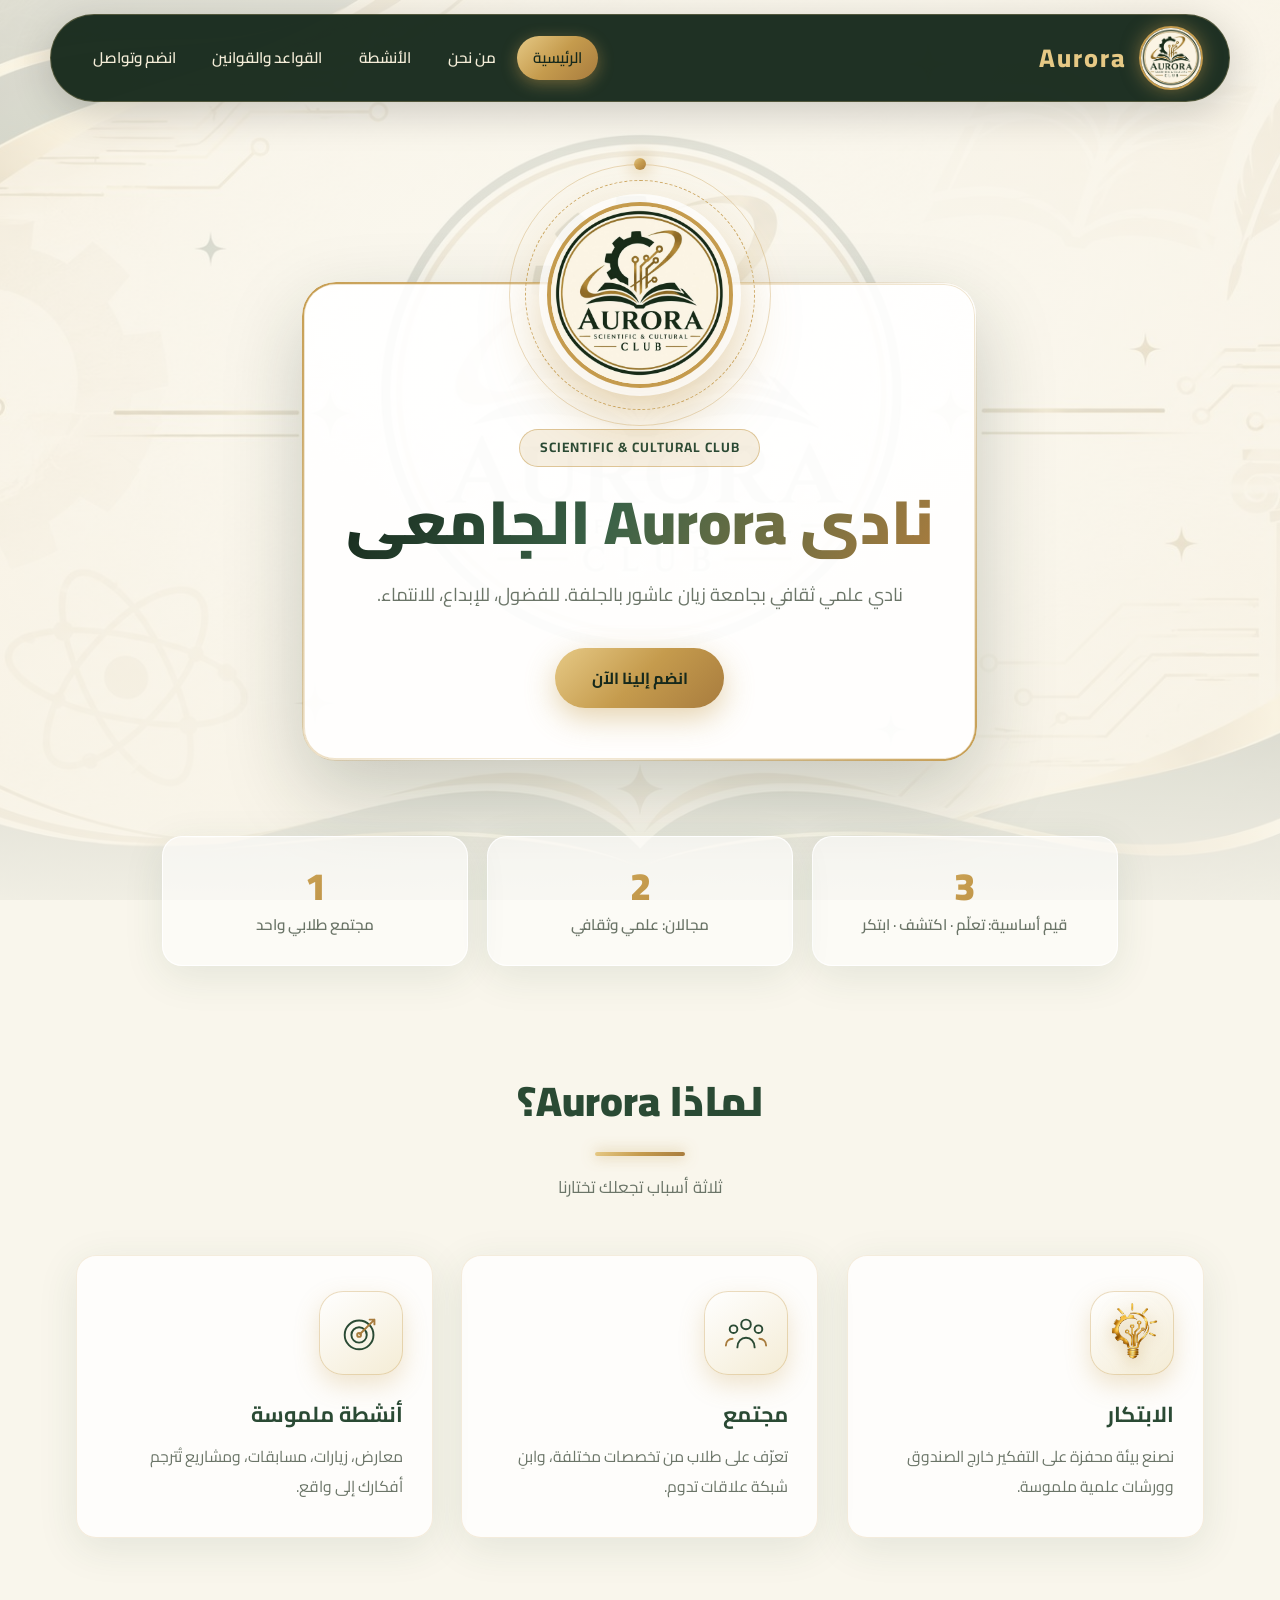
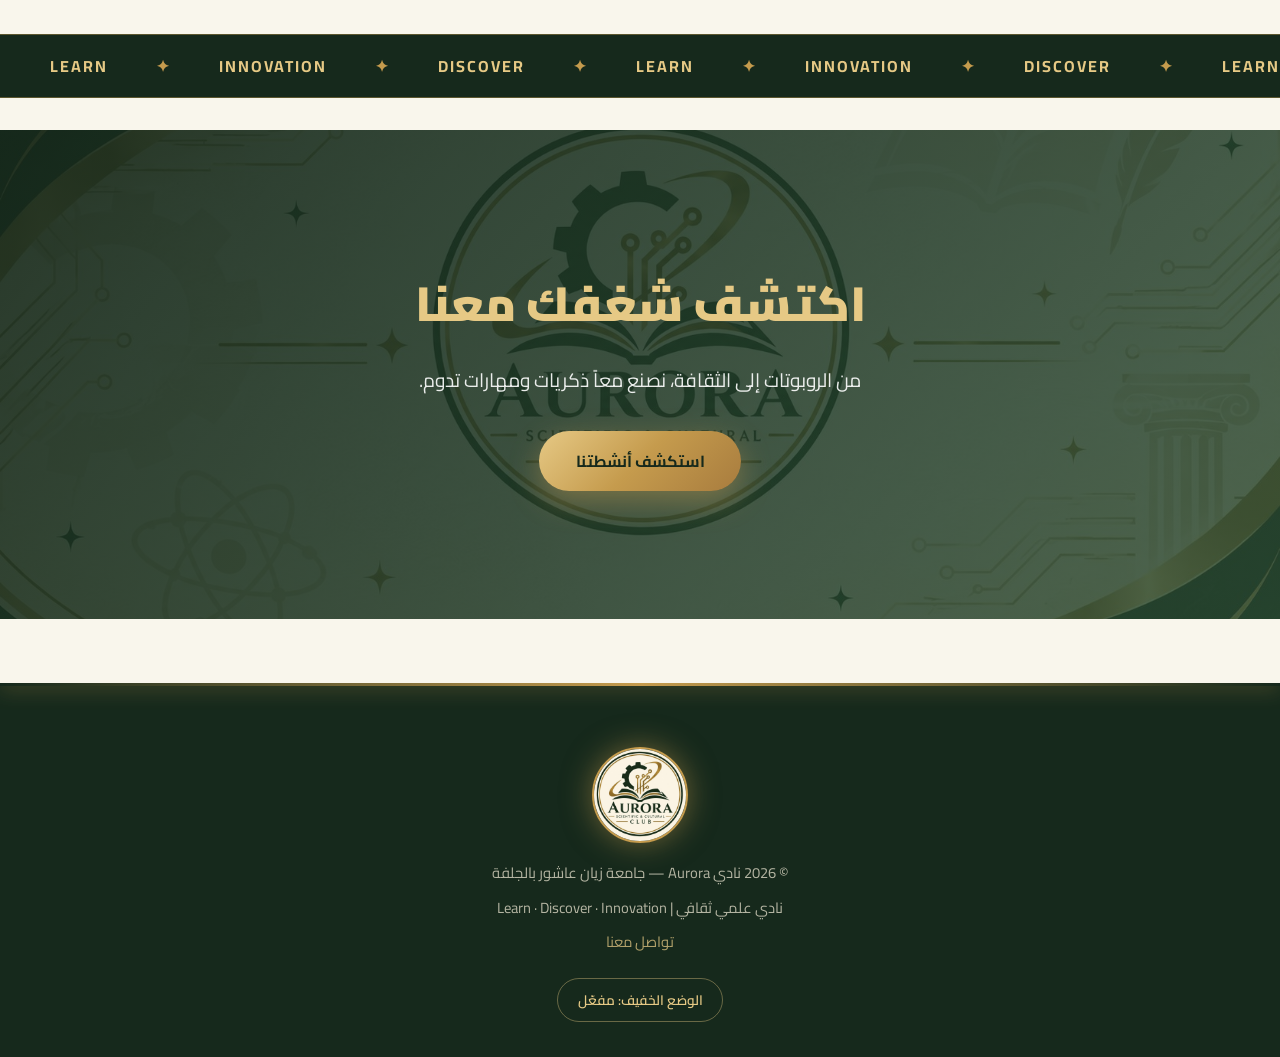
<file: index.html>
<!DOCTYPE html>
<html lang="ar" dir="rtl">
<head>
  <meta charset="UTF-8">
  <meta name="viewport" content="width=device-width, initial-scale=1.0, viewport-fit=cover">
  <meta name="format-detection" content="telephone=no">
  <meta name="theme-color" content="#2A4A34">
  <title>الرئيسية — نادي Aurora | جامعة زيان عاشور بالجلفة</title>
  <script>(function(){var d=document.documentElement,n=navigator,c=n.connection||{},s='';try{s=localStorage.getItem('aurora-lite')}catch(e){}
  var q=/[?&]lite=1/.test(location.search)?'1':/[?&]lite=0/.test(location.search)?'0':s;
  var weak=c.saveData||/2g/.test(c.effectiveType||'')||(n.deviceMemory&&n.deviceMemory<=4)||(n.hardwareConcurrency&&n.hardwareConcurrency<=2);
  if(q==='1'||(q!=='0'&&weak))d.classList.add('lite');if(matchMedia('(max-width:860px)').matches)d.classList.add('phone')})();</script>
  <link rel="icon" href="assets/logo.jpg">
  <link rel="preconnect" href="https://fonts.googleapis.com">
  <link rel="preconnect" href="https://fonts.gstatic.com" crossorigin>
  <link href="https://fonts.googleapis.com/css2?family=Cairo:wght@300;400;600;700;800;900&display=swap" rel="stylesheet">
  <link rel="stylesheet" href="css/style.css">
</head>
<body>
  <div class="curtain" aria-hidden="true"><div class="curtain-logo"><svg viewBox="0 0 200 200"><circle class="r1" cx="100" cy="100" r="96"/><circle class="r2" cx="100" cy="100" r="96"/></svg><img src="assets/logo.jpg" alt=""></div></div>
  <noscript><style>.curtain{display:none}</style></noscript>
  <header>
    <div class="nav-container">
      <a href="index.html" class="logo"><img src="assets/logo.jpg" alt="شعار نادي Aurora"><span>Aurora</span></a>
      <button class="menu-toggle" aria-label="القائمة" onclick="document.querySelector('nav ul').classList.toggle('open')">☰</button>
      <nav><ul><li><a href="index.html" class=active>الرئيسية</a></li><li><a href="about.html">من نحن</a></li><li><a href="activities.html">الأنشطة</a></li><li><a href="rules.html">القواعد والقوانين</a></li><li><a href="join.html">انضم وتواصل</a></li></ul></nav>
    </div>
  </header>
  <section class="hero">
    <div class="orb o1"></div><div class="orb o2"></div><div class="particles"></div>
    <div class="hero-content">
      <div class="logo-orbit"><span class="dot"></span><span class="dot d2"></span><img src="assets/logo.jpg" alt="شعار Aurora"></div>
      <span class="badge">SCIENTIFIC &amp; CULTURAL CLUB</span>
      <h1>نادي Aurora الجامعي</h1>
      <p>نادي علمي ثقافي بجامعة زيان عاشور بالجلفة. للفضول، للإبداع، للانتماء.</p>
      <div class="hero-actions">
        <a href="join.html" class="btn btn-primary">انضم إلينا الآن</a>
      </div>
    </div>
    <div class="scroll-hint"></div>
  </section>

  <div class="stats">
    <div class="stat"><b data-count="3">0</b><span>قيم أساسية: تعلّم · اكتشف · ابتكر</span></div>
    <div class="stat"><b data-count="2">0</b><span>مجالان: علمي وثقافي</span></div>
    <div class="stat"><b data-count="1">0</b><span>مجتمع طلابي واحد</span></div>
  </div>
  <section class="container">
    <h2 class="section-title">لماذا Aurora؟</h2>
    <p class="section-subtitle">ثلاثة أسباب تجعلك تختارنا</p>
    <div class="cards">
      <div class="card"><div class="ico"><img src="assets/icon-innovation.png" alt="الابتكار"></div><h3>الابتكار</h3><p>نصنع بيئة محفزة على التفكير خارج الصندوق وورشات علمية ملموسة.</p></div><div class="card"><div class="ico"><svg viewBox="0 0 48 48" aria-hidden="true"><circle cx="24" cy="15" r="5"/><circle cx="11" cy="20" r="4"/><circle cx="37" cy="20" r="4"/><path d="M15 39c0-6 4-10 9-10s9 4 9 10"/><path class="g" d="M3 37c0-4 3-7 7-7M45 37c0-4-3-7-7-7"/></svg></div><h3>مجتمع</h3><p>تعرّف على طلاب من تخصصات مختلفة، وابنِ شبكة علاقات تدوم.</p></div><div class="card"><div class="ico"><svg viewBox="0 0 48 48" aria-hidden="true"><circle cx="22" cy="26" r="15"/><circle cx="22" cy="26" r="8"/><circle class="g" cx="22" cy="26" r="2"/><path class="g" d="M23 25l15-15M33 10h5v5"/></svg></div><h3>أنشطة ملموسة</h3><p>معارض، زيارات، مسابقات، ومشاريع تُترجم أفكارك إلى واقع.</p></div>
    </div>
  </section>
  <div class="marquee"><div class="marquee-track"><span>LEARN</span><span>DISCOVER</span><span>INNOVATION</span><span>LEARN</span><span>DISCOVER</span><span>INNOVATION</span><span>LEARN</span><span>DISCOVER</span><span>INNOVATION</span><span>LEARN</span><span>DISCOVER</span><span>INNOVATION</span><span>LEARN</span><span>DISCOVER</span><span>INNOVATION</span><span>LEARN</span><span>DISCOVER</span><span>INNOVATION</span><span>LEARN</span><span>DISCOVER</span><span>INNOVATION</span><span>LEARN</span><span>DISCOVER</span><span>INNOVATION</span></div></div>
  <section class="activities-banner">
    <div class="activities-content">
      <h2>اكتشف شغفك معنا</h2>
      <p>من الروبوتات إلى الثقافة، نصنع معاً ذكريات ومهارات تدوم.</p>
      <a href="activities.html" class="btn">استكشف أنشطتنا</a>
    </div>
  </section>
  <footer>
    <img src="assets/logo.jpg" alt="Aurora">
    <p>© 2026 نادي Aurora — جامعة زيان عاشور بالجلفة</p>
    <p>نادي علمي ثقافي | Learn · Discover · Innovation</p>
    <p><a href="join.html#contact">تواصل معنا</a></p>
    <button type="button" class="lite-toggle"></button>
  </footer>
  <script src="js/script.js"></script>
</body>
</html>
</file>
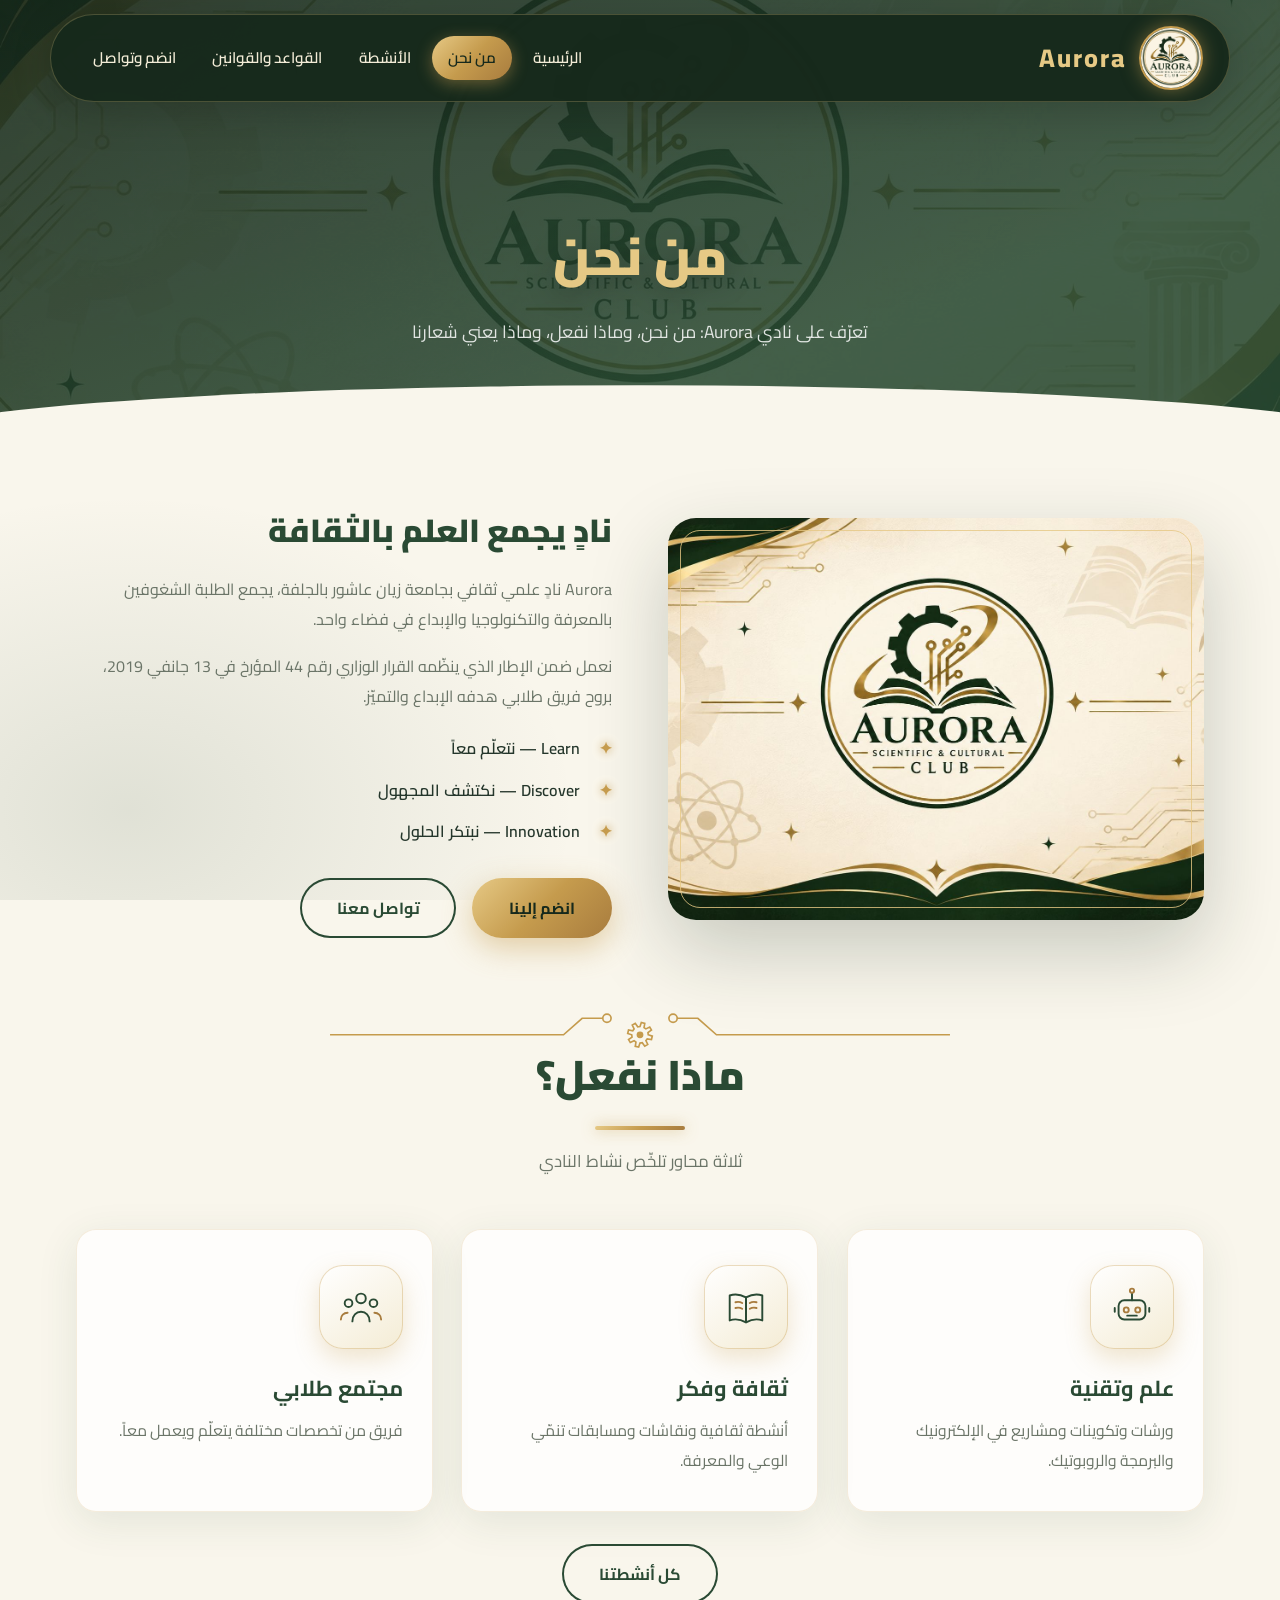
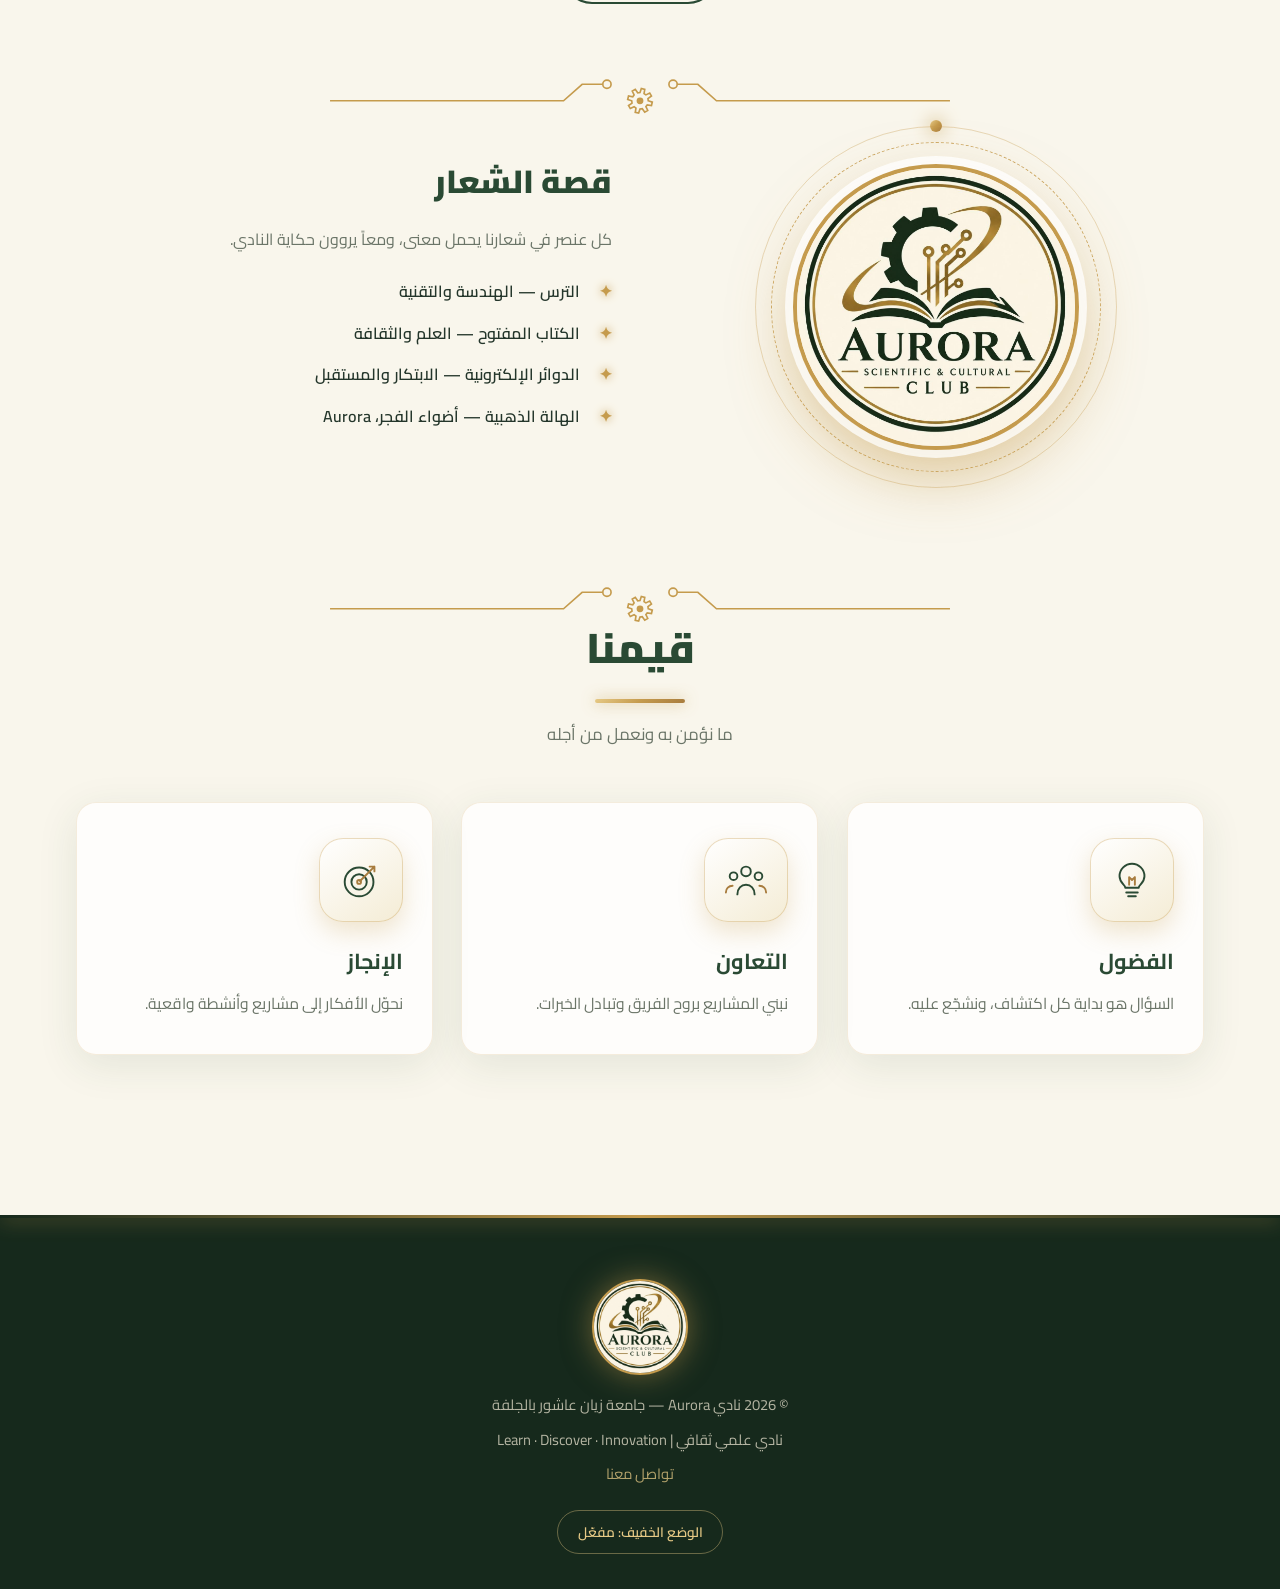
<file: about.html>
<!DOCTYPE html>
<html lang="ar" dir="rtl">
<head>
  <meta charset="UTF-8">
  <meta name="viewport" content="width=device-width, initial-scale=1.0, viewport-fit=cover">
  <meta name="format-detection" content="telephone=no">
  <meta name="theme-color" content="#2A4A34">
  <title>من نحن — نادي Aurora | جامعة زيان عاشور بالجلفة</title>
  <script>(function(){var d=document.documentElement,n=navigator,c=n.connection||{},s='';try{s=localStorage.getItem('aurora-lite')}catch(e){}
  var q=/[?&]lite=1/.test(location.search)?'1':/[?&]lite=0/.test(location.search)?'0':s;
  var weak=c.saveData||/2g/.test(c.effectiveType||'')||(n.deviceMemory&&n.deviceMemory<=4)||(n.hardwareConcurrency&&n.hardwareConcurrency<=2);
  if(q==='1'||(q!=='0'&&weak))d.classList.add('lite');if(matchMedia('(max-width:860px)').matches)d.classList.add('phone')})();</script>
  <link rel="icon" href="assets/logo.jpg">
  <link rel="preconnect" href="https://fonts.googleapis.com">
  <link rel="preconnect" href="https://fonts.gstatic.com" crossorigin>
  <link href="https://fonts.googleapis.com/css2?family=Cairo:wght@300;400;600;700;800;900&display=swap" rel="stylesheet">
  <link rel="stylesheet" href="css/style.css">
</head>
<body>
  <div class="curtain" aria-hidden="true"><div class="curtain-logo"><svg viewBox="0 0 200 200"><circle class="r1" cx="100" cy="100" r="96"/><circle class="r2" cx="100" cy="100" r="96"/></svg><img src="assets/logo.jpg" alt=""></div></div>
  <noscript><style>.curtain{display:none}</style></noscript>
  <header>
    <div class="nav-container">
      <a href="index.html" class="logo"><img src="assets/logo.jpg" alt="شعار نادي Aurora"><span>Aurora</span></a>
      <button class="menu-toggle" aria-label="القائمة" onclick="document.querySelector('nav ul').classList.toggle('open')">☰</button>
      <nav><ul><li><a href="index.html">الرئيسية</a></li><li><a href="about.html" class=active>من نحن</a></li><li><a href="activities.html">الأنشطة</a></li><li><a href="rules.html">القواعد والقوانين</a></li><li><a href="join.html">انضم وتواصل</a></li></ul></nav>
    </div>
  </header>
  <section class="page-hero"><h1>من نحن</h1><p>تعرّف على نادي Aurora: من نحن، وماذا نفعل، وماذا يعني شعارنا</p></section>

  <section class="container">
    <div class="split">
      <div class="split-img"><img src="assets/about-aurora.jpg" alt="عن نادي Aurora" loading="lazy"></div>
      <div>
        <h2>نادٍ يجمع العلم بالثقافة</h2>
        <p>Aurora نادٍ علمي ثقافي بجامعة زيان عاشور بالجلفة، يجمع الطلبة الشغوفين بالمعرفة والتكنولوجيا والإبداع في فضاء واحد.</p>
        <p>نعمل ضمن الإطار الذي ينظّمه القرار الوزاري رقم 44 المؤرخ في 13 جانفي 2019، بروح فريق طلابي هدفه الإبداع والتميّز.</p>
        <ul class="checks"><li>Learn — نتعلّم معاً</li><li>Discover — نكتشف المجهول</li><li>Innovation — نبتكر الحلول</li></ul>
        <div class="hero-actions" style="justify-content:flex-start"><a href="join.html" class="btn">انضم إلينا</a><a href="join.html#contact" class="btn btn-outline">تواصل معنا</a></div>
      </div>
    </div>
  </section>
  <section class="container" style="padding-top:0">
    <h2 class="section-title">ماذا نفعل؟</h2><p class="section-subtitle">ثلاثة محاور تلخّص نشاط النادي</p>
    <div class="cards"><div class="card"><div class="ico"><svg viewBox="0 0 48 48" aria-hidden="true"><rect x="10" y="17" width="28" height="20" rx="6"/><path d="M24 17V9"/><circle class="g" cx="24" cy="7" r="2.2"/><circle class="g" cx="18" cy="27" r="2.6"/><circle class="g" cx="30" cy="27" r="2.6"/><path d="M19 33h10M6 25v4M42 25v4"/></svg></div><h3>علم وتقنية</h3><p>ورشات وتكوينات ومشاريع في الإلكترونيك والبرمجة والروبوتيك.</p></div><div class="card"><div class="ico"><svg viewBox="0 0 48 48" aria-hidden="true"><path d="M7 12q8-3 17 2v26q-9-5-17-2z"/><path d="M41 12q-8-3-17 2v26q9-5 17-2z"/><path class="g" d="M13 19q4-1 7 .8M13 25q4-1 7 .8M28 19.8q3-1.8 7-.8M28 25.8q3-1.8 7-.8"/></svg></div><h3>ثقافة وفكر</h3><p>أنشطة ثقافية ونقاشات ومسابقات تنمّي الوعي والمعرفة.</p></div><div class="card"><div class="ico"><svg viewBox="0 0 48 48" aria-hidden="true"><circle cx="24" cy="15" r="5"/><circle cx="11" cy="20" r="4"/><circle cx="37" cy="20" r="4"/><path d="M15 39c0-6 4-10 9-10s9 4 9 10"/><path class="g" d="M3 37c0-4 3-7 7-7M45 37c0-4-3-7-7-7"/></svg></div><h3>مجتمع طلابي</h3><p>فريق من تخصصات مختلفة يتعلّم ويعمل معاً.</p></div></div>
    <p style="text-align:center;margin-top:2rem"><a href="activities.html" class="btn btn-outline">كل أنشطتنا</a></p>
  </section>
  <section class="container" style="padding-top:0">
    <div class="split">
      <div style="display:grid;place-items:center;padding:2.5rem 0"><div class="logo-orbit big"><span class="dot"></span><span class="dot d2"></span><img src="assets/logo.jpg" alt="شعار نادي Aurora"></div></div>
      <div>
        <h2>قصة الشعار</h2>
        <p>كل عنصر في شعارنا يحمل معنى، ومعاً يروون حكاية النادي.</p>
        <ul class="checks"><li>الترس — الهندسة والتقنية</li><li>الكتاب المفتوح — العلم والثقافة</li><li>الدوائر الإلكترونية — الابتكار والمستقبل</li><li>الهالة الذهبية — أضواء الفجر، Aurora</li></ul>
      </div>
    </div>
  </section>
  <section class="container" style="padding-top:0">
    <h2 class="section-title">قيمنا</h2><p class="section-subtitle">ما نؤمن به ونعمل من أجله</p>
    <div class="cards"><div class="card"><div class="ico"><svg viewBox="0 0 48 48" aria-hidden="true"><path d="M17 32c0-3-6-5-6-12a13 13 0 0 1 26 0c0 7-6 9-6 12z"/><path d="M18 37h12M20 41h8"/><path class="g" d="M21 29v-8l3 3 3-3v8"/></svg></div><h3>الفضول</h3><p>السؤال هو بداية كل اكتشاف، ونشجّع عليه.</p></div><div class="card"><div class="ico"><svg viewBox="0 0 48 48" aria-hidden="true"><circle cx="24" cy="15" r="5"/><circle cx="11" cy="20" r="4"/><circle cx="37" cy="20" r="4"/><path d="M15 39c0-6 4-10 9-10s9 4 9 10"/><path class="g" d="M3 37c0-4 3-7 7-7M45 37c0-4-3-7-7-7"/></svg></div><h3>التعاون</h3><p>نبني المشاريع بروح الفريق وتبادل الخبرات.</p></div><div class="card"><div class="ico"><svg viewBox="0 0 48 48" aria-hidden="true"><circle cx="22" cy="26" r="15"/><circle cx="22" cy="26" r="8"/><circle class="g" cx="22" cy="26" r="2"/><path class="g" d="M23 25l15-15M33 10h5v5"/></svg></div><h3>الإنجاز</h3><p>نحوّل الأفكار إلى مشاريع وأنشطة واقعية.</p></div></div>
  </section>

  <footer>
    <img src="assets/logo.jpg" alt="Aurora">
    <p>© 2026 نادي Aurora — جامعة زيان عاشور بالجلفة</p>
    <p>نادي علمي ثقافي | Learn · Discover · Innovation</p>
    <p><a href="join.html#contact">تواصل معنا</a></p>
    <button type="button" class="lite-toggle"></button>
  </footer>
  <script src="js/script.js"></script>
</body>
</html>
</file>
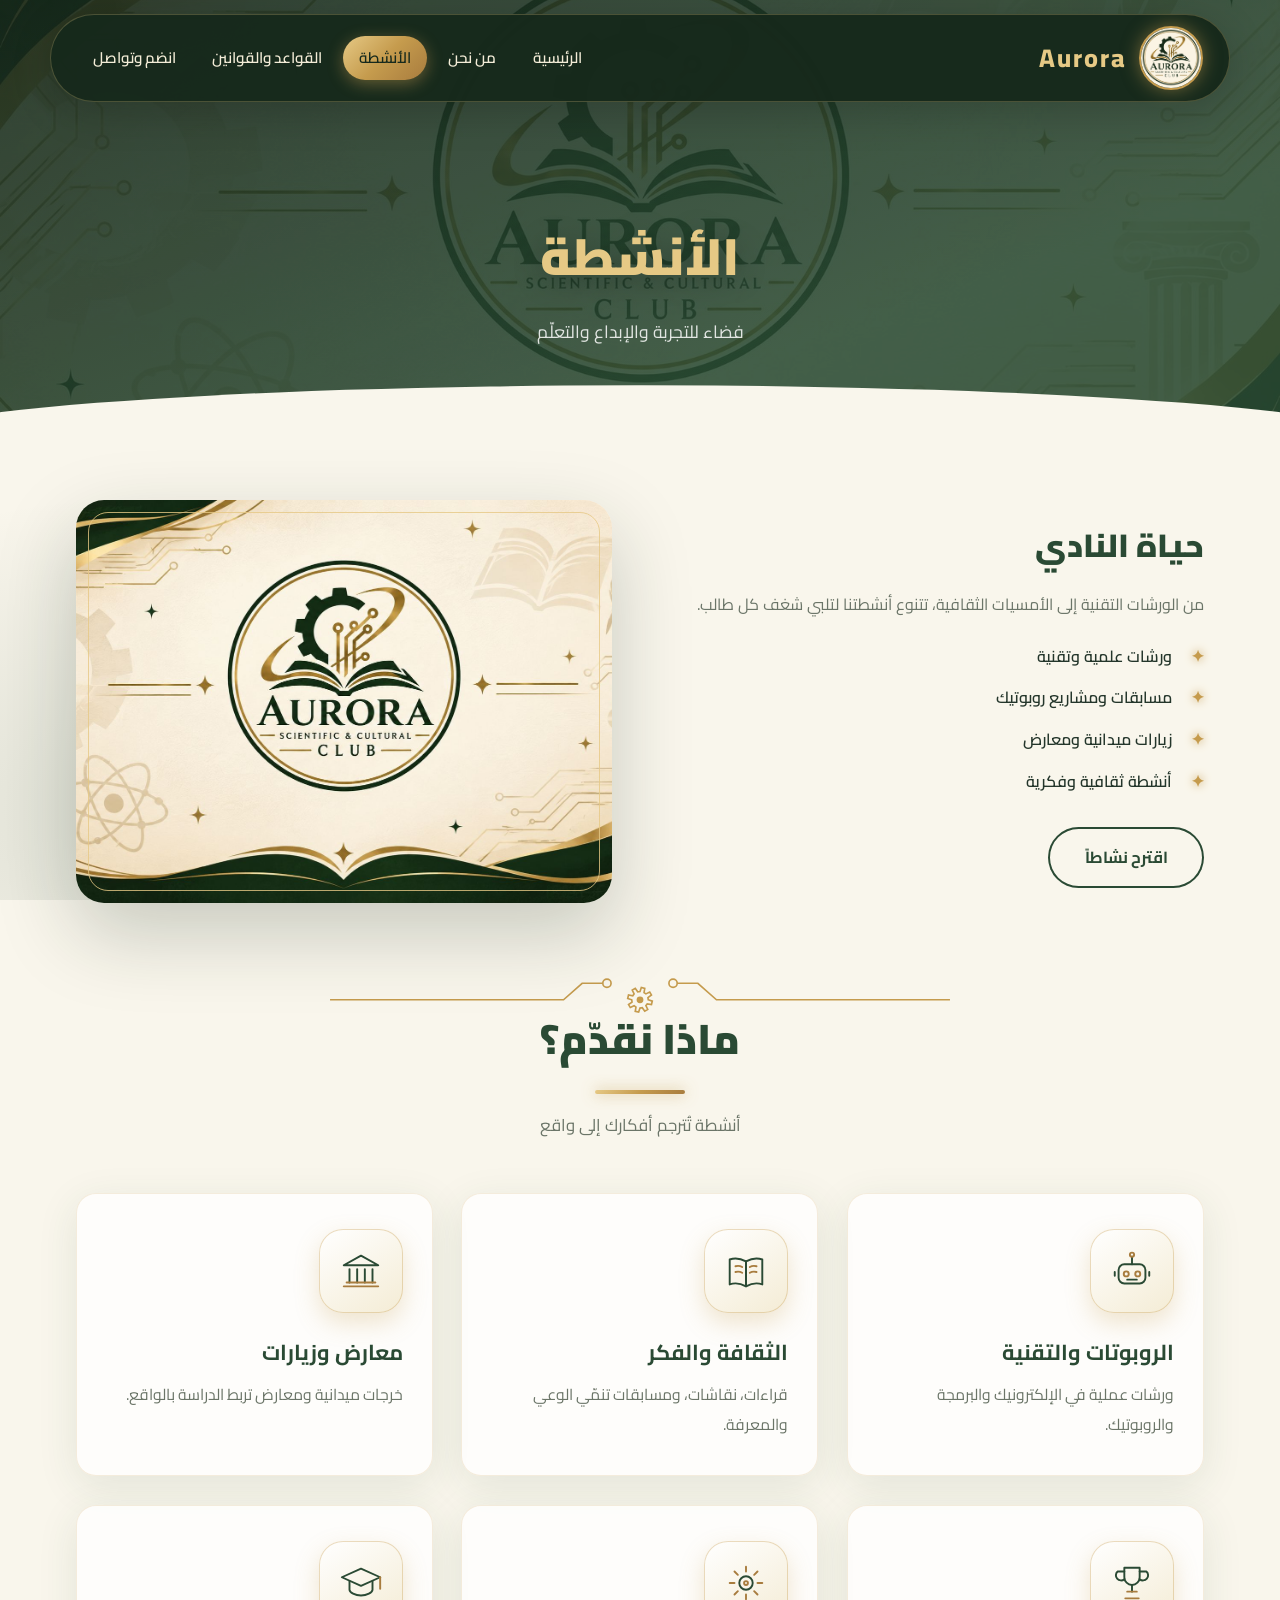
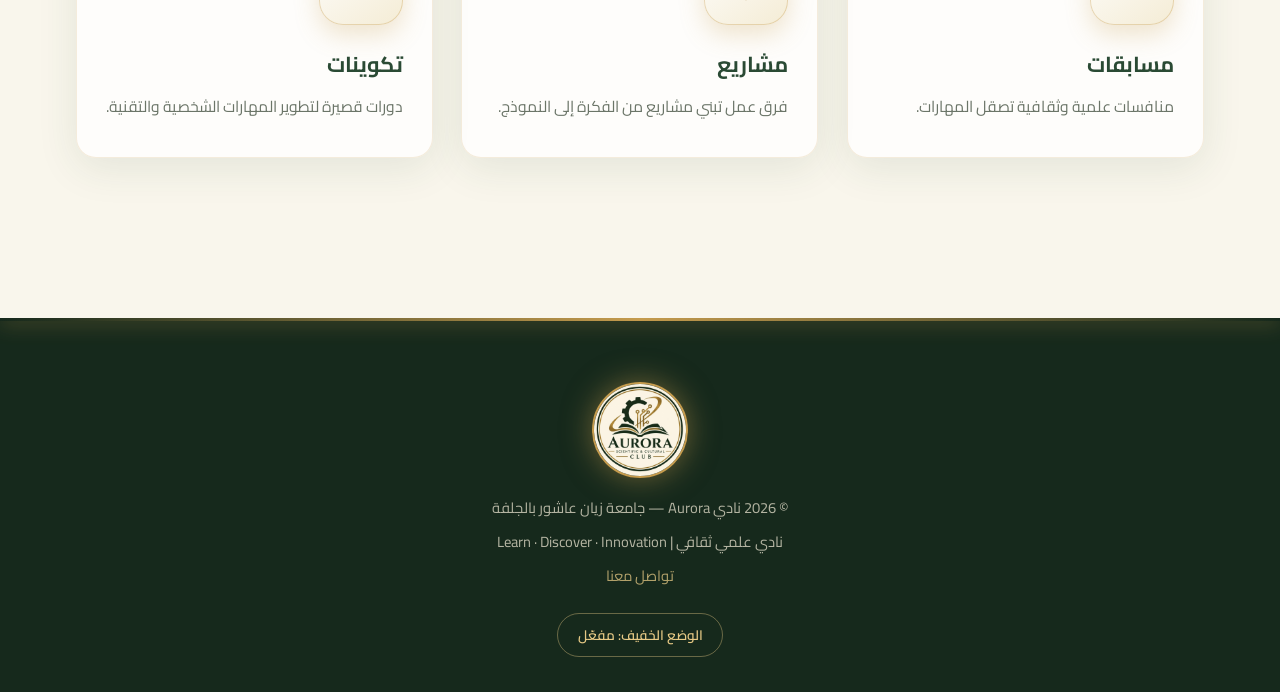
<file: activities.html>
<!DOCTYPE html>
<html lang="ar" dir="rtl">
<head>
  <meta charset="UTF-8">
  <meta name="viewport" content="width=device-width, initial-scale=1.0, viewport-fit=cover">
  <meta name="format-detection" content="telephone=no">
  <meta name="theme-color" content="#2A4A34">
  <title>الأنشطة — نادي Aurora | جامعة زيان عاشور بالجلفة</title>
  <script>(function(){var d=document.documentElement,n=navigator,c=n.connection||{},s='';try{s=localStorage.getItem('aurora-lite')}catch(e){}
  var q=/[?&]lite=1/.test(location.search)?'1':/[?&]lite=0/.test(location.search)?'0':s;
  var weak=c.saveData||/2g/.test(c.effectiveType||'')||(n.deviceMemory&&n.deviceMemory<=4)||(n.hardwareConcurrency&&n.hardwareConcurrency<=2);
  if(q==='1'||(q!=='0'&&weak))d.classList.add('lite');if(matchMedia('(max-width:860px)').matches)d.classList.add('phone')})();</script>
  <link rel="icon" href="assets/logo.jpg">
  <link rel="preconnect" href="https://fonts.googleapis.com">
  <link rel="preconnect" href="https://fonts.gstatic.com" crossorigin>
  <link href="https://fonts.googleapis.com/css2?family=Cairo:wght@300;400;600;700;800;900&display=swap" rel="stylesheet">
  <link rel="stylesheet" href="css/style.css">
</head>
<body>
  <div class="curtain" aria-hidden="true"><div class="curtain-logo"><svg viewBox="0 0 200 200"><circle class="r1" cx="100" cy="100" r="96"/><circle class="r2" cx="100" cy="100" r="96"/></svg><img src="assets/logo.jpg" alt=""></div></div>
  <noscript><style>.curtain{display:none}</style></noscript>
  <header>
    <div class="nav-container">
      <a href="index.html" class="logo"><img src="assets/logo.jpg" alt="شعار نادي Aurora"><span>Aurora</span></a>
      <button class="menu-toggle" aria-label="القائمة" onclick="document.querySelector('nav ul').classList.toggle('open')">☰</button>
      <nav><ul><li><a href="index.html">الرئيسية</a></li><li><a href="about.html">من نحن</a></li><li><a href="activities.html" class=active>الأنشطة</a></li><li><a href="rules.html">القواعد والقوانين</a></li><li><a href="join.html">انضم وتواصل</a></li></ul></nav>
    </div>
  </header>
  <section class="page-hero"><h1>الأنشطة</h1><p>فضاء للتجربة والإبداع والتعلّم</p></section>

  <section class="container">
    <div class="split">
      <div>
        <h2>حياة النادي</h2>
        <p>من الورشات التقنية إلى الأمسيات الثقافية، تتنوع أنشطتنا لتلبي شغف كل طالب.</p>
        <ul class="checks"><li>ورشات علمية وتقنية</li><li>مسابقات ومشاريع روبوتيك</li><li>زيارات ميدانية ومعارض</li><li>أنشطة ثقافية وفكرية</li></ul>
        <a href="join.html#contact" class="btn btn-outline">اقترح نشاطاً</a>
      </div>
      <div class="split-img"><img src="assets/activities-team.jpg" alt="طلاب يعملون على مشروع روبوتيك"></div>
    </div>
  </section>
  <section class="container" style="padding-top:0">
    <h2 class="section-title">ماذا نقدّم؟</h2><p class="section-subtitle">أنشطة تُترجم أفكارك إلى واقع</p>
    <div class="cards"><div class="card"><div class="ico"><svg viewBox="0 0 48 48" aria-hidden="true"><rect x="10" y="17" width="28" height="20" rx="6"/><path d="M24 17V9"/><circle class="g" cx="24" cy="7" r="2.2"/><circle class="g" cx="18" cy="27" r="2.6"/><circle class="g" cx="30" cy="27" r="2.6"/><path d="M19 33h10M6 25v4M42 25v4"/></svg></div><h3>الروبوتات والتقنية</h3><p>ورشات عملية في الإلكترونيك والبرمجة والروبوتيك.</p></div><div class="card"><div class="ico"><svg viewBox="0 0 48 48" aria-hidden="true"><path d="M7 12q8-3 17 2v26q-9-5-17-2z"/><path d="M41 12q-8-3-17 2v26q9-5 17-2z"/><path class="g" d="M13 19q4-1 7 .8M13 25q4-1 7 .8M28 19.8q3-1.800 7-.8M28 25.8q3-1.800 7-.8"/></svg></div><h3>الثقافة والفكر</h3><p>قراءات، نقاشات، ومسابقات تنمّي الوعي والمعرفة.</p></div><div class="card"><div class="ico"><svg viewBox="0 0 48 48" aria-hidden="true"><path d="M6 18L24 8l18 10z"/><path d="M12 22v14M20 22v14M28 22v14M36 22v14"/><path class="g" d="M6 40h36M9 36h30"/></svg></div><h3>معارض وزيارات</h3><p>خرجات ميدانية ومعارض تربط الدراسة بالواقع.</p></div><div class="card"><div class="ico"><svg viewBox="0 0 48 48" aria-hidden="true"><path d="M16 8h16v10a8 8 0 0 1-16 0z"/><path d="M16 12H9a5 5 0 0 0 7 8M32 12h7a5 5 0 0 1-7 8"/><path d="M24 26v7"/><path class="g" d="M17 40h14M19 33h10"/></svg></div><h3>مسابقات</h3><p>منافسات علمية وثقافية تصقل المهارات.</p></div><div class="card"><div class="ico"><svg viewBox="0 0 48 48" aria-hidden="true"><circle cx="24" cy="24" r="7"/><line class="g" x1="36.0" y1="24.0" x2="41.0" y2="24.0"/><line class="g" x1="32.5" y1="32.5" x2="36.0" y2="36.0"/><line class="g" x1="24.0" y1="36.0" x2="24.0" y2="41.0"/><line class="g" x1="15.5" y1="32.5" x2="12.0" y2="36.0"/><line class="g" x1="12.0" y1="24.0" x2="7.0" y2="24.0"/><line class="g" x1="15.5" y1="15.5" x2="12.0" y2="12.0"/><line class="g" x1="24.0" y1="12.0" x2="24.0" y2="7.0"/><line class="g" x1="32.5" y1="15.5" x2="36.0" y2="12.0"/><circle class="g" cx="24" cy="24" r="2"/></svg></div><h3>مشاريع</h3><p>فرق عمل تبني مشاريع من الفكرة إلى النموذج.</p></div><div class="card"><div class="ico"><svg viewBox="0 0 48 48" aria-hidden="true"><path d="M4 18L24 9l20 9-20 9z"/><path d="M12 22v9c0 3 6 6 12 6s12-3 12-6v-9"/><path class="g" d="M44 18v12"/></svg></div><h3>تكوينات</h3><p>دورات قصيرة لتطوير المهارات الشخصية والتقنية.</p></div></div>
  </section>
  <footer>
    <img src="assets/logo.jpg" alt="Aurora">
    <p>© 2026 نادي Aurora — جامعة زيان عاشور بالجلفة</p>
    <p>نادي علمي ثقافي | Learn · Discover · Innovation</p>
    <p><a href="join.html#contact">تواصل معنا</a></p>
    <button type="button" class="lite-toggle"></button>
  </footer>
  <script src="js/script.js"></script>
</body>
</html>
</file>
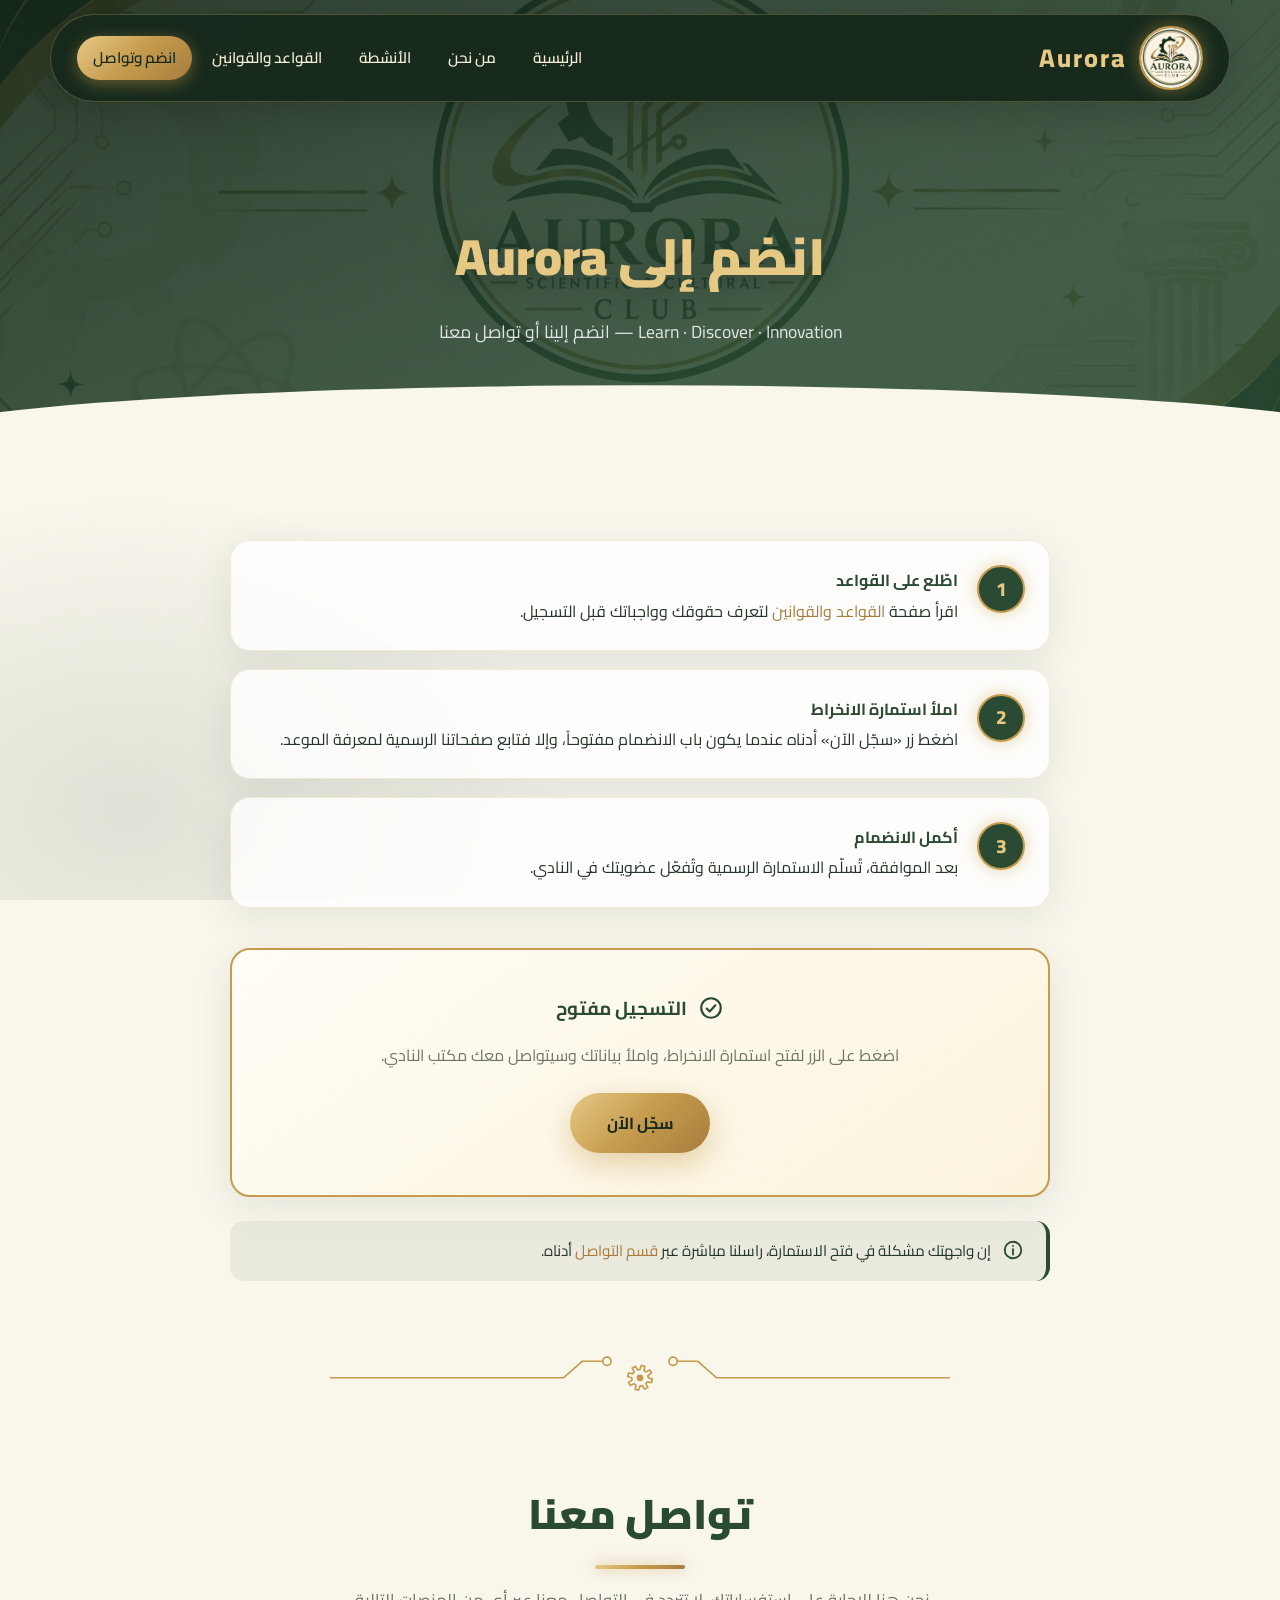
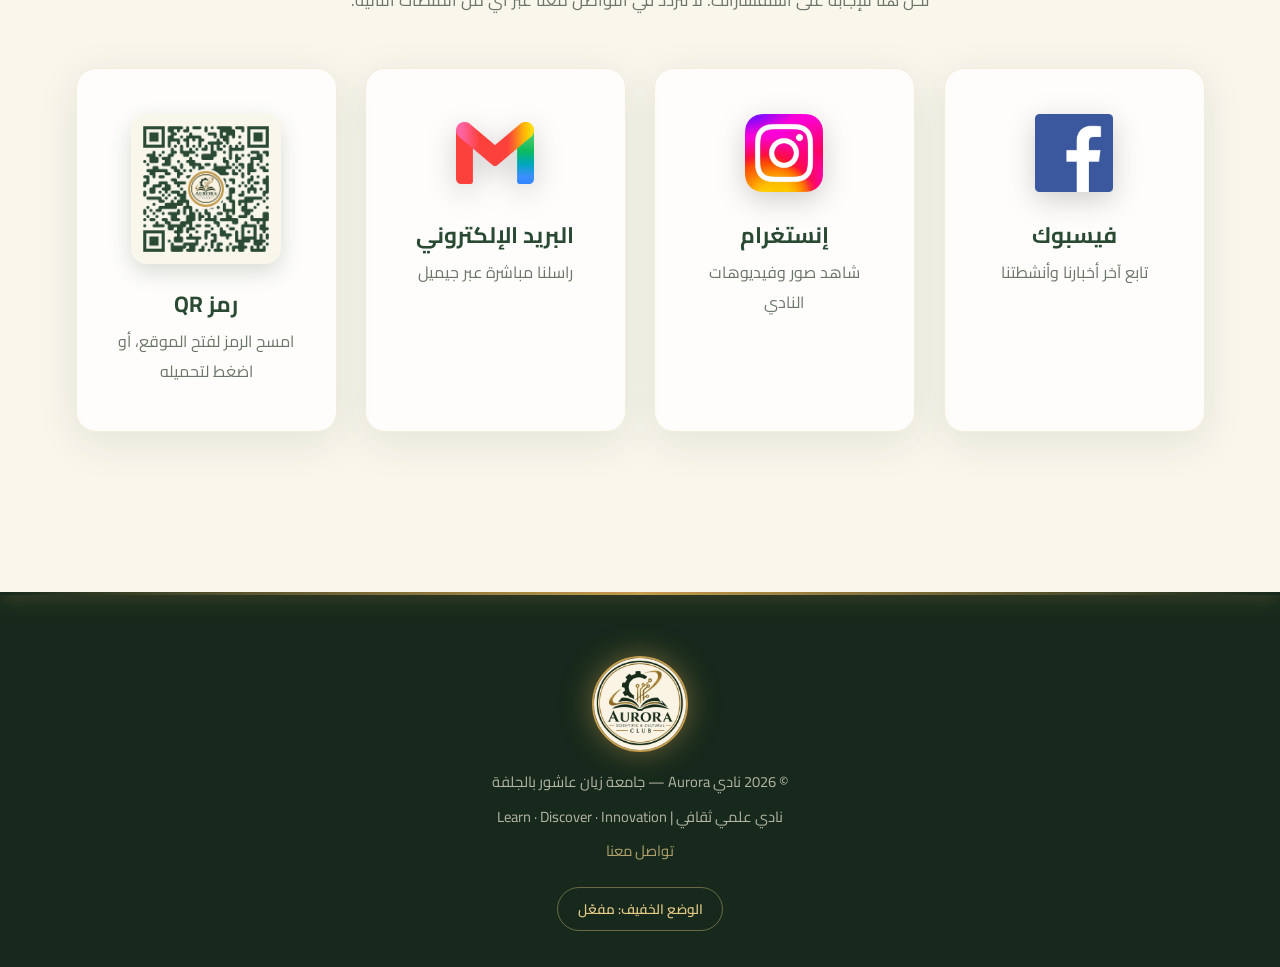
<file: contact.html>
<!DOCTYPE html>
<html lang="ar" dir="rtl"><head><meta charset="UTF-8"><meta name="viewport" content="width=device-width, initial-scale=1.0">
<meta http-equiv="refresh" content="0;url=join.html#contact"><link rel="canonical" href="join.html#contact">
<title>تواصل معنا — نادي Aurora</title><script>location.replace('join.html#contact')</script></head>
<body><p><a href="join.html#contact">انتقل إلى صفحة انضم وتواصل</a></p></body></html>
</file>
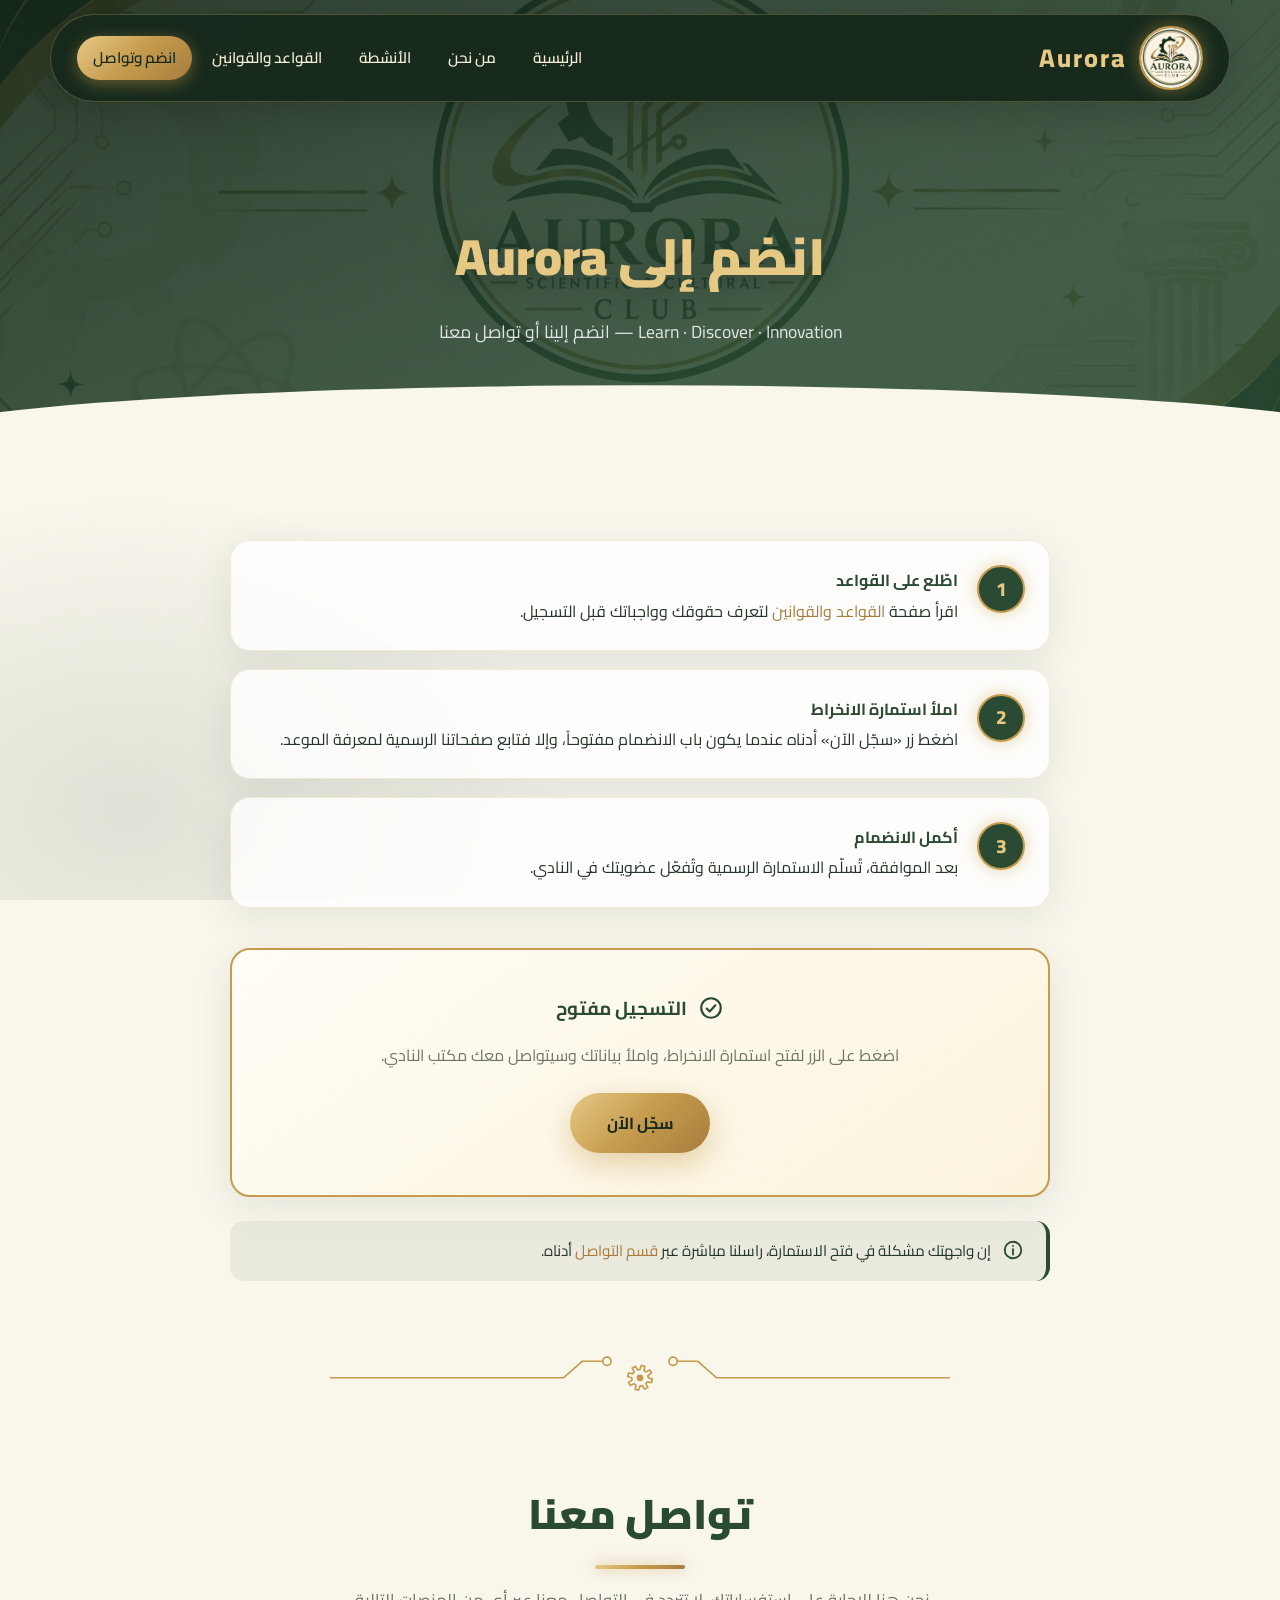
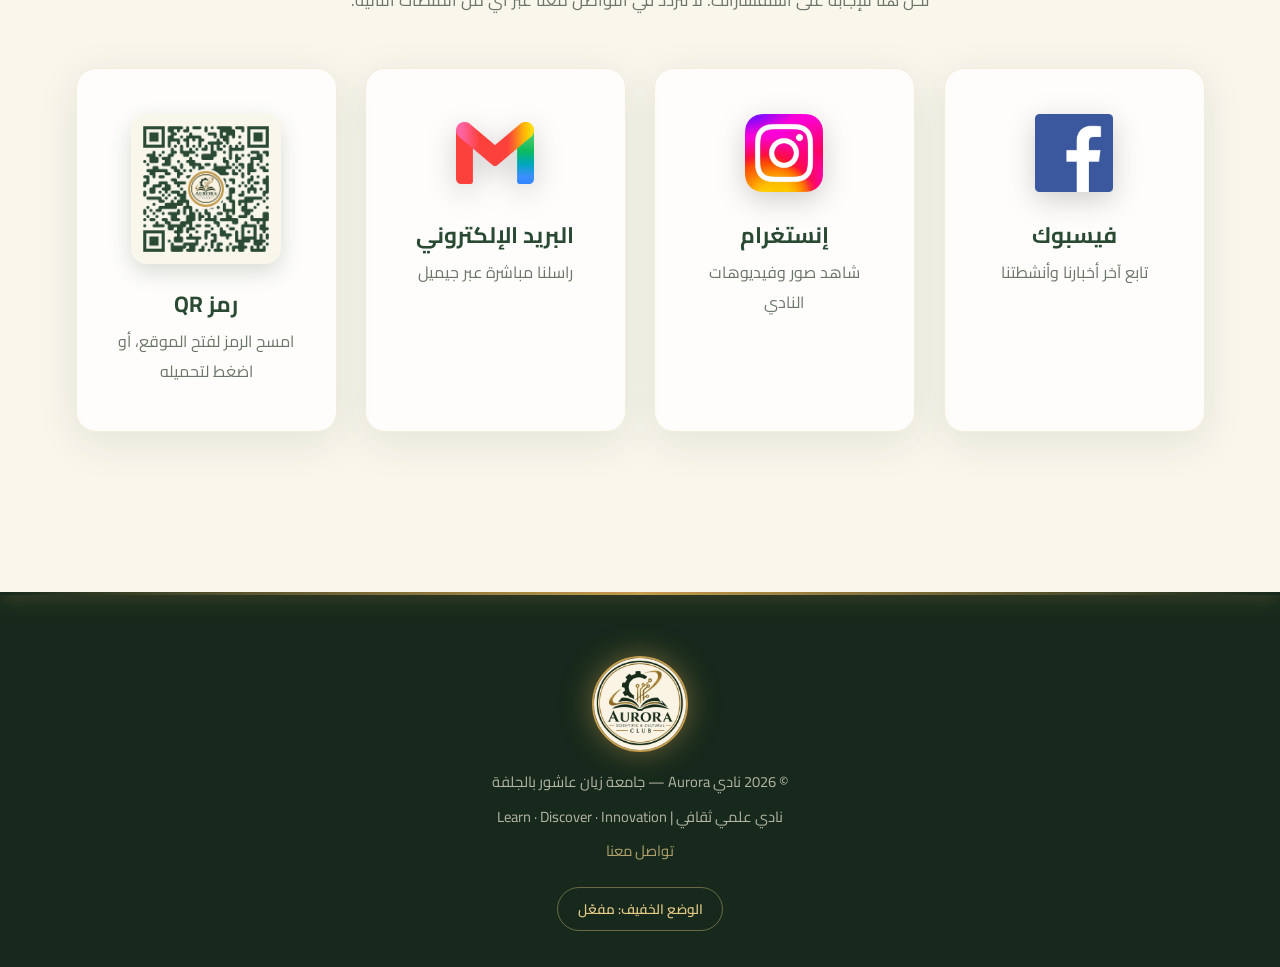
<file: join.html>
<!DOCTYPE html>
<html lang="ar" dir="rtl">
<head>
  <meta charset="UTF-8">
  <meta name="viewport" content="width=device-width, initial-scale=1.0, viewport-fit=cover">
  <meta name="format-detection" content="telephone=no">
  <meta name="theme-color" content="#2A4A34">
  <title>انضم وتواصل — نادي Aurora | جامعة زيان عاشور بالجلفة</title>
  <script>(function(){var d=document.documentElement,n=navigator,c=n.connection||{},s='';try{s=localStorage.getItem('aurora-lite')}catch(e){}
  var q=/[?&]lite=1/.test(location.search)?'1':/[?&]lite=0/.test(location.search)?'0':s;
  var weak=c.saveData||/2g/.test(c.effectiveType||'')||(n.deviceMemory&&n.deviceMemory<=4)||(n.hardwareConcurrency&&n.hardwareConcurrency<=2);
  if(q==='1'||(q!=='0'&&weak))d.classList.add('lite');if(matchMedia('(max-width:860px)').matches)d.classList.add('phone')})();</script>
  <script>/* غيّر true إلى false لإغلاق باب التسجيل */window.AURORA_REGISTRATION_OPEN=true;if(!window.AURORA_REGISTRATION_OPEN)document.documentElement.classList.add('reg-closed');</script>
  <link rel="icon" href="assets/logo.jpg">
  <link rel="preconnect" href="https://fonts.googleapis.com">
  <link rel="preconnect" href="https://fonts.gstatic.com" crossorigin>
  <link href="https://fonts.googleapis.com/css2?family=Cairo:wght@300;400;600;700;800;900&display=swap" rel="stylesheet">
  <link rel="stylesheet" href="css/style.css">
</head>
<body>
  <div class="curtain" aria-hidden="true"><div class="curtain-logo"><svg viewBox="0 0 200 200"><circle class="r1" cx="100" cy="100" r="96"/><circle class="r2" cx="100" cy="100" r="96"/></svg><img src="assets/logo.jpg" alt=""></div></div>
  <noscript><style>.curtain{display:none}</style></noscript>
  <header>
    <div class="nav-container">
      <a href="index.html" class="logo"><img src="assets/logo.jpg" alt="شعار نادي Aurora"><span>Aurora</span></a>
      <button class="menu-toggle" aria-label="القائمة" onclick="document.querySelector('nav ul').classList.toggle('open')">☰</button>
      <nav><ul><li><a href="index.html">الرئيسية</a></li><li><a href="about.html">من نحن</a></li><li><a href="activities.html">الأنشطة</a></li><li><a href="rules.html">القواعد والقوانين</a></li><li><a href="join.html" class=active>انضم وتواصل</a></li></ul></nav>
    </div>
  </header>
  <section class="page-hero"><h1>انضم إلى Aurora</h1><p>Learn · Discover · Innovation — انضم إلينا أو تواصل معنا</p></section>

  <section class="container">
    <div class="steps">
      <div class="step"><div class="step-num">1</div><div><h4>اطّلع على القواعد</h4><p>اقرأ صفحة <a href="rules.html">القواعد والقوانين</a> لتعرف حقوقك وواجباتك قبل التسجيل.</p></div></div>
      <div class="step"><div class="step-num">2</div><div><h4>املأ استمارة الانخراط</h4><p>اضغط زر «سجّل الآن» أدناه عندما يكون باب الانضمام مفتوحاً، وإلا فتابع صفحاتنا الرسمية لمعرفة الموعد.</p></div></div>
      <div class="step"><div class="step-num">3</div><div><h4>أكمل الانضمام</h4><p>بعد الموافقة، تُسلّم الاستمارة الرسمية وتُفعّل عضويتك في النادي.</p></div></div>
    </div>
    <div class="cta-box open-box">
      <h3><svg viewBox="0 0 24 24" aria-hidden="true"><circle cx="12" cy="12" r="9"/><path d="M8 12.5l2.8 2.8L16 9.5"/></svg> التسجيل مفتوح</h3>
      <p>اضغط على الزر لفتح استمارة الانخراط، واملأ بياناتك وسيتواصل معك مكتب النادي.</p>
      <a class="btn btn-primary" href="https://docs.google.com/forms/d/e/1FAIpQLSd7cYjs5U2z5JuZ-XC6TSB4J6hqci585qFYRRprTPWT3Tsvfw/viewform" target="_blank" rel="noopener">سجّل الآن</a>
    </div>
    <div class="cta-box closed-box">
      <h3><svg viewBox="0 0 24 24" aria-hidden="true"><rect x="5" y="11" width="14" height="10" rx="2.5"/><path d="M8 11V8a4 4 0 0 1 8 0v3"/></svg> التسجيل مغلق حالياً</h3>
      <p>نعتذر، باب الانضمام لنادي Aurora مغلق مؤقتاً. تابعونا على صفحاتنا الرسمية لمعرفة موعد فتح التسجيل القادم.</p>
      <button class="btn" disabled>التسجيل مغلق</button>
    </div>
    <div class="note"><svg viewBox="0 0 24 24" aria-hidden="true"><circle cx="12" cy="12" r="9"/><path d="M12 11v6M12 7.5v.1"/></svg> إن واجهتك مشكلة في فتح الاستمارة، راسلنا مباشرة عبر <a href="#contact">قسم التواصل</a> أدناه.</div>
  </section>

  <section class="container" id="contact">
    <h2 class="section-title">تواصل معنا</h2>
    <p class="section-subtitle">نحن هنا للإجابة على استفساراتك. لا تتردد في التواصل معنا عبر أي من المنصات التالية.</p>
    <div class="contact-grid"><a href="https://www.facebook.com/share/1HgaG3BrUT/" target="_blank" rel="noopener" class="contact-card"><img src="assets/fb.png" alt="فيسبوك" onerror="this.src='https://cdn-icons-png.flaticon.com/512/733/733547.png'"><h3>فيسبوك</h3><p>تابع آخر أخبارنا وأنشطتنا</p></a><a href="https://www.instagram.com/aurora_club17/" target="_blank" rel="noopener" class="contact-card"><img src="assets/insta.webp" alt="إنستغرام" onerror="this.src='https://cdn-icons-png.flaticon.com/512/174/174855.png'"><h3>إنستغرام</h3><p>شاهد صور وفيديوهات النادي</p></a><a href="https://mail.google.com/mail/?view=cm&fs=1&to=Auroraclub11@gmail.com" target="_blank" rel="noopener" class="contact-card"><img src="assets/gmail.webp" alt="البريد الإلكتروني" onerror="this.src='https://cdn-icons-png.flaticon.com/512/732/732200.png'"><h3>البريد الإلكتروني</h3><p>راسلنا مباشرة عبر جيميل</p></a><a href="assets/qr-aurora-print.png" download="aurora-qr.png" class="contact-card qr"><img src="assets/qr-aurora.png" alt="رمز QR لموقع نادي Aurora" width="150" height="150" loading="lazy"><h3>رمز QR</h3><p>امسح الرمز لفتح الموقع، أو اضغط لتحميله</p></a></div>
  </section>

  <footer>
    <img src="assets/logo.jpg" alt="Aurora">
    <p>© 2026 نادي Aurora — جامعة زيان عاشور بالجلفة</p>
    <p>نادي علمي ثقافي | Learn · Discover · Innovation</p>
    <p><a href="join.html#contact">تواصل معنا</a></p>
    <button type="button" class="lite-toggle"></button>
  </footer>
    <script src="js/script.js"></script>
</body>
</html>
</file>
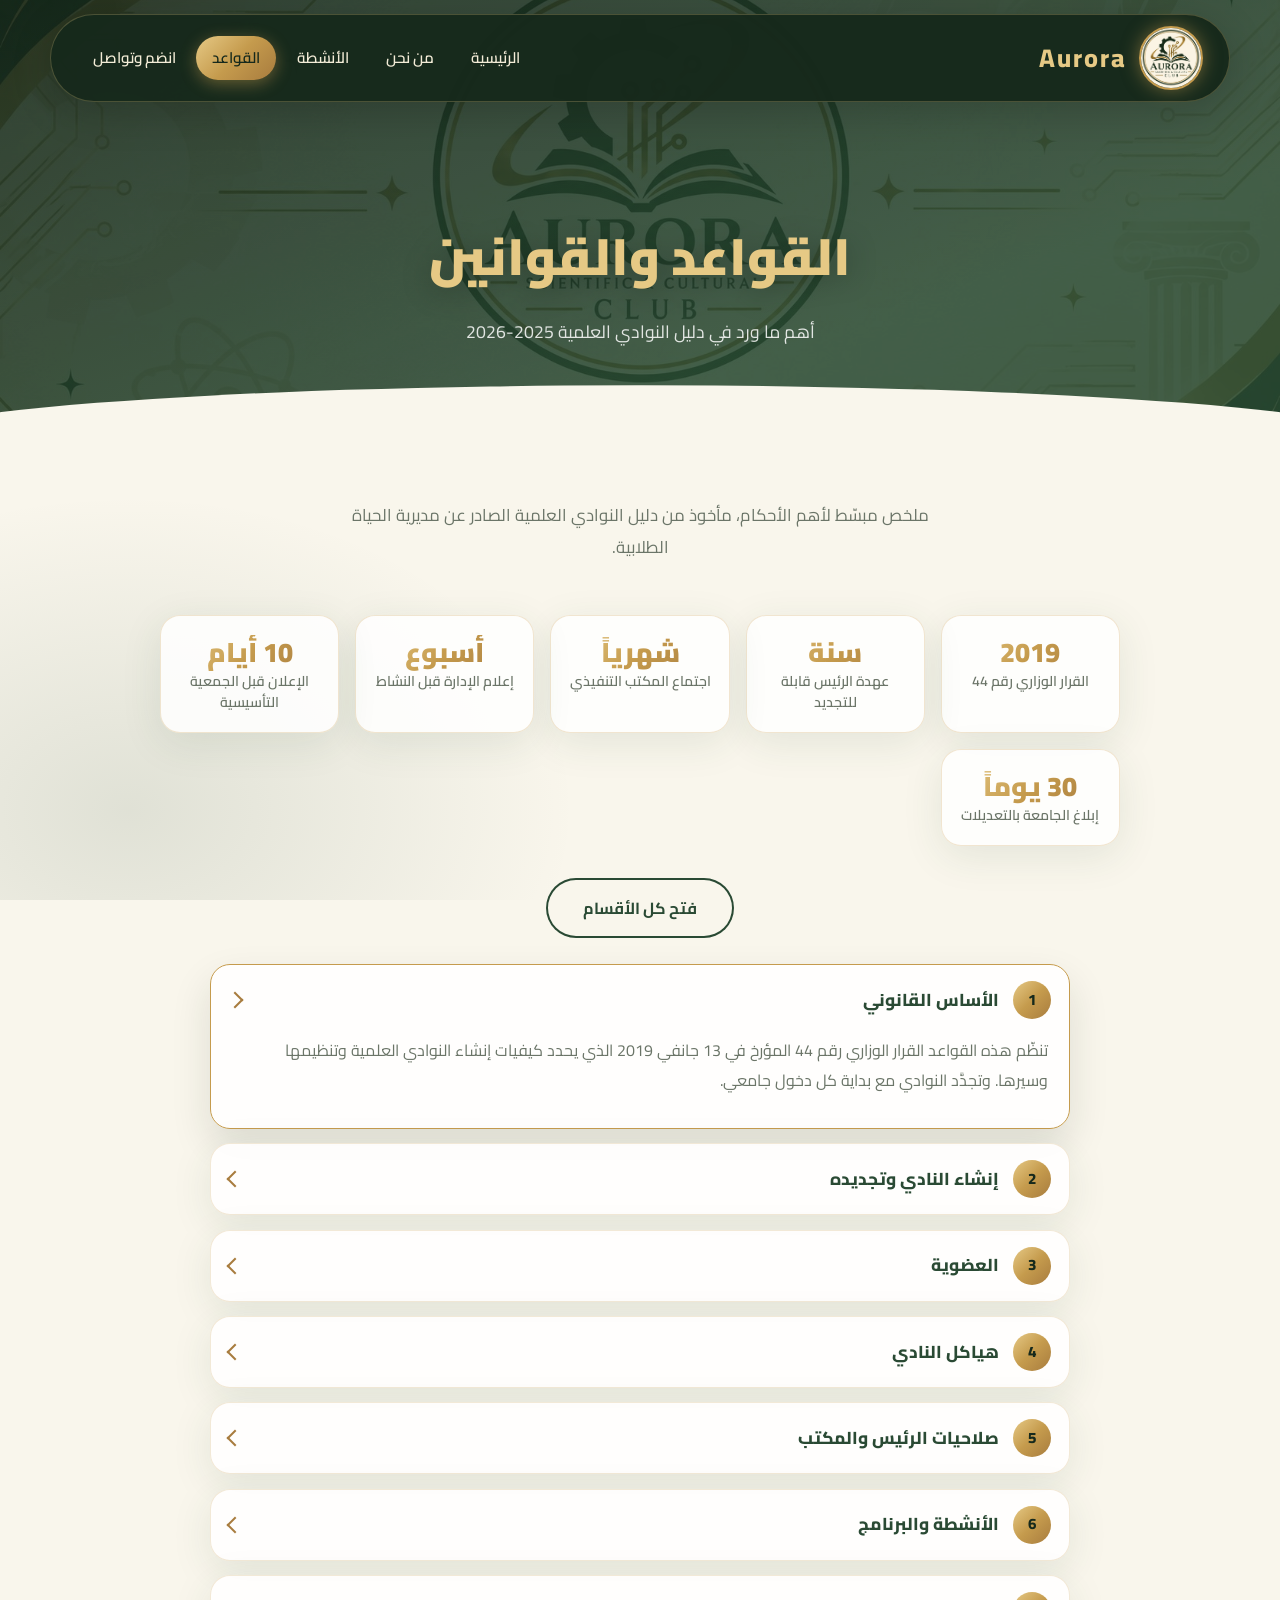
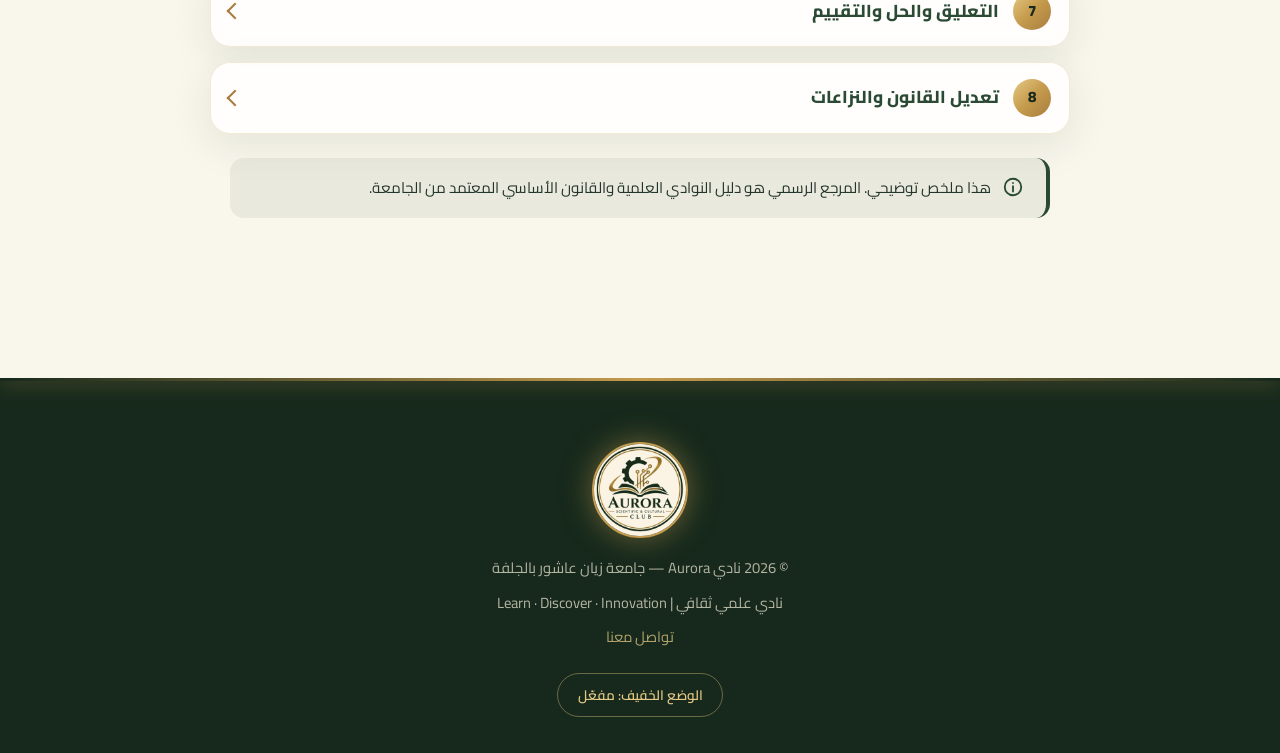
<file: rules.html>
<!DOCTYPE html>
<html lang="ar" dir="rtl">
<head>
  <meta charset="UTF-8">
  <meta name="viewport" content="width=device-width, initial-scale=1.0, viewport-fit=cover">
  <meta name="format-detection" content="telephone=no">
  <meta name="theme-color" content="#2A4A34">
  <title>القواعد والقوانين — نادي Aurora | جامعة زيان عاشور بالجلفة</title>
  <script>(function(){var d=document.documentElement,n=navigator,c=n.connection||{},s='';try{s=localStorage.getItem('aurora-lite')}catch(e){}
  var q=/[?&]lite=1/.test(location.search)?'1':/[?&]lite=0/.test(location.search)?'0':s;
  var weak=c.saveData||/2g/.test(c.effectiveType||'')||(n.deviceMemory&&n.deviceMemory<=4)||(n.hardwareConcurrency&&n.hardwareConcurrency<=2);
  if(q==='1'||(q!=='0'&&weak))d.classList.add('lite');if(matchMedia('(max-width:860px)').matches)d.classList.add('phone')})();</script>
  <link rel="icon" href="assets/logo.jpg">
  <link rel="preconnect" href="https://fonts.googleapis.com">
  <link rel="preconnect" href="https://fonts.gstatic.com" crossorigin>
  <link href="https://fonts.googleapis.com/css2?family=Cairo:wght@300;400;600;700;800;900&display=swap" rel="stylesheet">
  <link rel="stylesheet" href="css/style.css">
</head>
<body>
  <div class="curtain" aria-hidden="true"><div class="curtain-logo"><svg viewBox="0 0 200 200"><circle class="r1" cx="100" cy="100" r="96"/><circle class="r2" cx="100" cy="100" r="96"/></svg><img src="assets/logo.jpg" alt=""></div></div>
  <noscript><style>.curtain{display:none}</style></noscript>
  <header>
    <div class="nav-container">
      <a href="index.html" class="logo"><img src="assets/logo.jpg" alt="شعار نادي Aurora"><span>Aurora</span></a>
      <button class="menu-toggle" aria-label="القائمة" onclick="document.querySelector('nav ul').classList.toggle('open')">☰</button>
      <nav><ul><li><a href="index.html">الرئيسية</a></li><li><a href="about.html">من نحن</a></li><li><a href="activities.html">الأنشطة</a></li><li><a href="rules.html" class=active>القواعد</a></li><li><a href="join.html">انضم وتواصل</a></li></ul></nav>
    </div>
  </header>
  <section class="page-hero"><h1>القواعد والقوانين</h1><p>أهم ما ورد في دليل النوادي العلمية 2025-2026</p></section>

  <section class="container">
    <p class="section-subtitle" style="margin-top:0">ملخص مبسّط لأهم الأحكام، مأخوذ من دليل النوادي العلمية الصادر عن مديرية الحياة الطلابية.</p>
    <div class="facts"><div class="fact"><b>2019</b><span>القرار الوزاري رقم 44</span></div><div class="fact"><b>سنة</b><span>عهدة الرئيس قابلة للتجديد</span></div><div class="fact"><b>شهرياً</b><span>اجتماع المكتب التنفيذي</span></div><div class="fact"><b>أسبوع</b><span>إعلام الإدارة قبل النشاط</span></div><div class="fact"><b>10 أيام</b><span>الإعلان قبل الجمعية التأسيسية</span></div><div class="fact"><b>30 يوماً</b><span>إبلاغ الجامعة بالتعديلات</span></div></div>
    <p style="text-align:center;margin-top:2rem"><button type="button" class="btn btn-outline" data-acc-toggle>فتح كل الأقسام</button></p>
    <div class="acc"><details open><summary><span class="no">1</span>الأساس القانوني</summary><div class="body"><p>تنظّم هذه القواعد القرار الوزاري رقم 44 المؤرخ في 13 جانفي 2019 الذي يحدد كيفيات إنشاء النوادي العلمية وتنظيمها وسيرها. وتجدَّد النوادي مع بداية كل دخول جامعي.</p></div></details><details><summary><span class="no">2</span>إنشاء النادي وتجديده</summary><div class="body"><p>يُنشأ النادي حصراً من طرف الطلبة المسجلين بصفة نظامية في الجامعة. ويتضمن الملف:</p><ul class='checks'><li>محضر الجمعية العامة التأسيسية، ويُعلن عنها قبل 10 أيام من انعقادها</li><li>مشروع القانون الأساسي للنادي</li><li>القائمة الاسمية للأعضاء المؤسسين</li><li>تعهد شرفي يوقّعه أعضاء مكتب النادي</li><li>القائمة الاسمية لأعضاء المكتب</li></ul></div></details><details><summary><span class="no">3</span>العضوية</summary><div class="body"><p>الانخراط مفتوح أمام كل طالب يتابع تكويناً عالياً بصفة منتظمة، بعد ملء استمارة الانخراط.</p><p><b>تُفقد صفة العضوية</b> بـ:</p><ul class='checks'><li>الاستقالة المقدمة كتابياً</li><li>الوفاة</li><li>فقدان صفة الطالب أو انتهاء التكوين في نفس المؤسسة</li><li>القيام بأنشطة تتعارض مع أهداف النادي وقانونه الأساسي</li><li>التعرض لعقوبات من الدرجة الثانية بعد إثباتها من المجلس التأديبي للمؤسسة</li></ul><p><b>حقوق العضو:</b> الترشح والتصويت في كل الانتخابات داخل النادي، وتقديم الاقتراحات ومناقشة القضايا في الجمعية العامة.</p></div></details><details><summary><span class="no">4</span>هياكل النادي</summary><div class="body"><p>يضم النادي <b>جمعية عامة</b> و<b>مكتباً تنفيذياً</b>.</p><ul class='checks'><li>الجمعية العامة تضم كل المنخرطين، وتنعقد عند بداية الدخول الجامعي بعد موافقة الإدارة والإعلان عنها لكل الطلبة</li><li>تنعقد جمعية استثنائية بطلب من الرئيس أو ثلثي أعضاء المكتب التنفيذي</li><li>تنتخب الجمعية الرئيس بالأغلبية النسبية، وتصادق على قائمة المكتب والقانون الأساسي والتقرير الأدبي والحصيلة السنوية</li><li>المكتب: رئيس منتخب لسنة قابلة للتجديد، ونائب رئيس، وأمين مكتب، وأعضاء مساعدون</li><li>القرارات بالأغلبية النسبية، وصوت الرئيس مرجّح عند التعادل</li><li>يجتمع المكتب مرة واحدة على الأقل في الشهر</li></ul></div></details><details><summary><span class="no">5</span>صلاحيات الرئيس والمكتب</summary><div class="body"><p><b>الرئيس:</b> يعيّن أعضاء المكتب ويوزّع المهام، ويمثّل النادي رسمياً، ويترأس اجتماعات المكتب، ويدعو لعقد الجمعية العامة.</p><p><b>المكتب:</b> يسطّر البرنامج السنوي ويطبّقه، ويقدّم التقرير الأدبي والحصيلة السنوية، ويسهر على احترام القانون الأساسي ويقترح تعديلاته.</p><p><b>أمين المكتب:</b> يضبط قائمة المنخرطين، ويعالج البريد ويسيّر المحفوظات، ويحرّر محاضر الاجتماعات.</p><p>عند غياب الرئيس يتولى نائبه المهام، ثم أمين المكتب عند شغور المنصب، مع التحضير لجمعية استثنائية لانتخاب رئيس جديد.</p></div></details><details><summary><span class="no">6</span>الأنشطة والبرنامج</summary><div class="body"><p>يقترح النادي برنامج أنشطته على مدار السنة بالتنسيق مع مصلحة الأنشطة بالكلية، ثم يُقدَّم للمديرية الفرعية للأنشطة العلمية والثقافية والرياضية.</p><ul class='checks'><li>كل الأنشطة تُنظَّم بالتنسيق مع مصلحة الأنشطة وتحت إشراف المديرية الفرعية</li><li>ضرورة إعلام الإدارة بالنشاطات قبل أسبوع على الأقل</li><li>دعوة أشخاص من خارج الجامعة تتطلب ترخيصاً مسبقاً من مدير الجامعة</li><li>الأنشطة ذات البعد الجهوي أو الوطني تستوجب موافقة مدير الجامعة</li><li>الأنشطة خارج المؤسسة تتطلب ترخيصاً مسبقاً</li><li>المشاركة في تأطير النشاطات التي تنظمها المديرية الفرعية</li></ul></div></details><details><summary><span class="no">7</span>التعليق والحل والتقييم</summary><div class="body"><p>يُعلَّق نشاط النادي عند:</p><ul class='checks'><li>مخالفة القوانين والتنظيمات السارية أو القانون الأساسي للنادي</li><li>عدم تنظيم أي نشاط خلال السنة الجامعية</li><li>مزاولة أنشطة مخالفة للغرض من تأسيسه</li></ul><p>ويمكن حلّه بقرار من مسؤول المؤسسة في الحالات التي ينص عليها القرار. وتخضع النوادي لتقييم دوري، وتُكرَّم أفضل النوادي العلمية.</p></div></details><details><summary><span class="no">8</span>تعديل القانون والنزاعات</summary><div class="body"><ul class='checks'><li>تعديل القانون الأساسي يكون باقتراح من المكتب التنفيذي ومصادقة ثلثي الأعضاء الحاضرين في الجمعية العامة</li><li>يلتزم النادي بإبلاغ الأمانة العامة للجامعة بكل التعديلات والتغييرات على هيئته التنفيذية خلال 30 يوماً</li><li>يلتزم الأعضاء باحترام النظام الداخلي للجامعة والقانون الأساسي للنادي</li><li>عند أي خلاف لم يفصل فيه القانون الأساسي، تتكفل الإدارة (القسم أو الكلية أو مديرية الجامعة) بالفصل فيه وفق التنظيمات المعمول بها</li></ul></div></details></div>
    <div class="note"><svg viewBox="0 0 24 24" aria-hidden="true"><circle cx="12" cy="12" r="9"/><path d="M12 11v6M12 7.5v.1"/></svg> هذا ملخص توضيحي. المرجع الرسمي هو دليل النوادي العلمية والقانون الأساسي المعتمد من الجامعة.</div>
  </section>

  <footer>
    <img src="assets/logo.jpg" alt="Aurora">
    <p>© 2026 نادي Aurora — جامعة زيان عاشور بالجلفة</p>
    <p>نادي علمي ثقافي | Learn · Discover · Innovation</p>
    <p><a href="join.html#contact">تواصل معنا</a></p>
    <button type="button" class="lite-toggle"></button>
  </footer>
  <script src="js/script.js"></script>
</body>
</html>
</file>
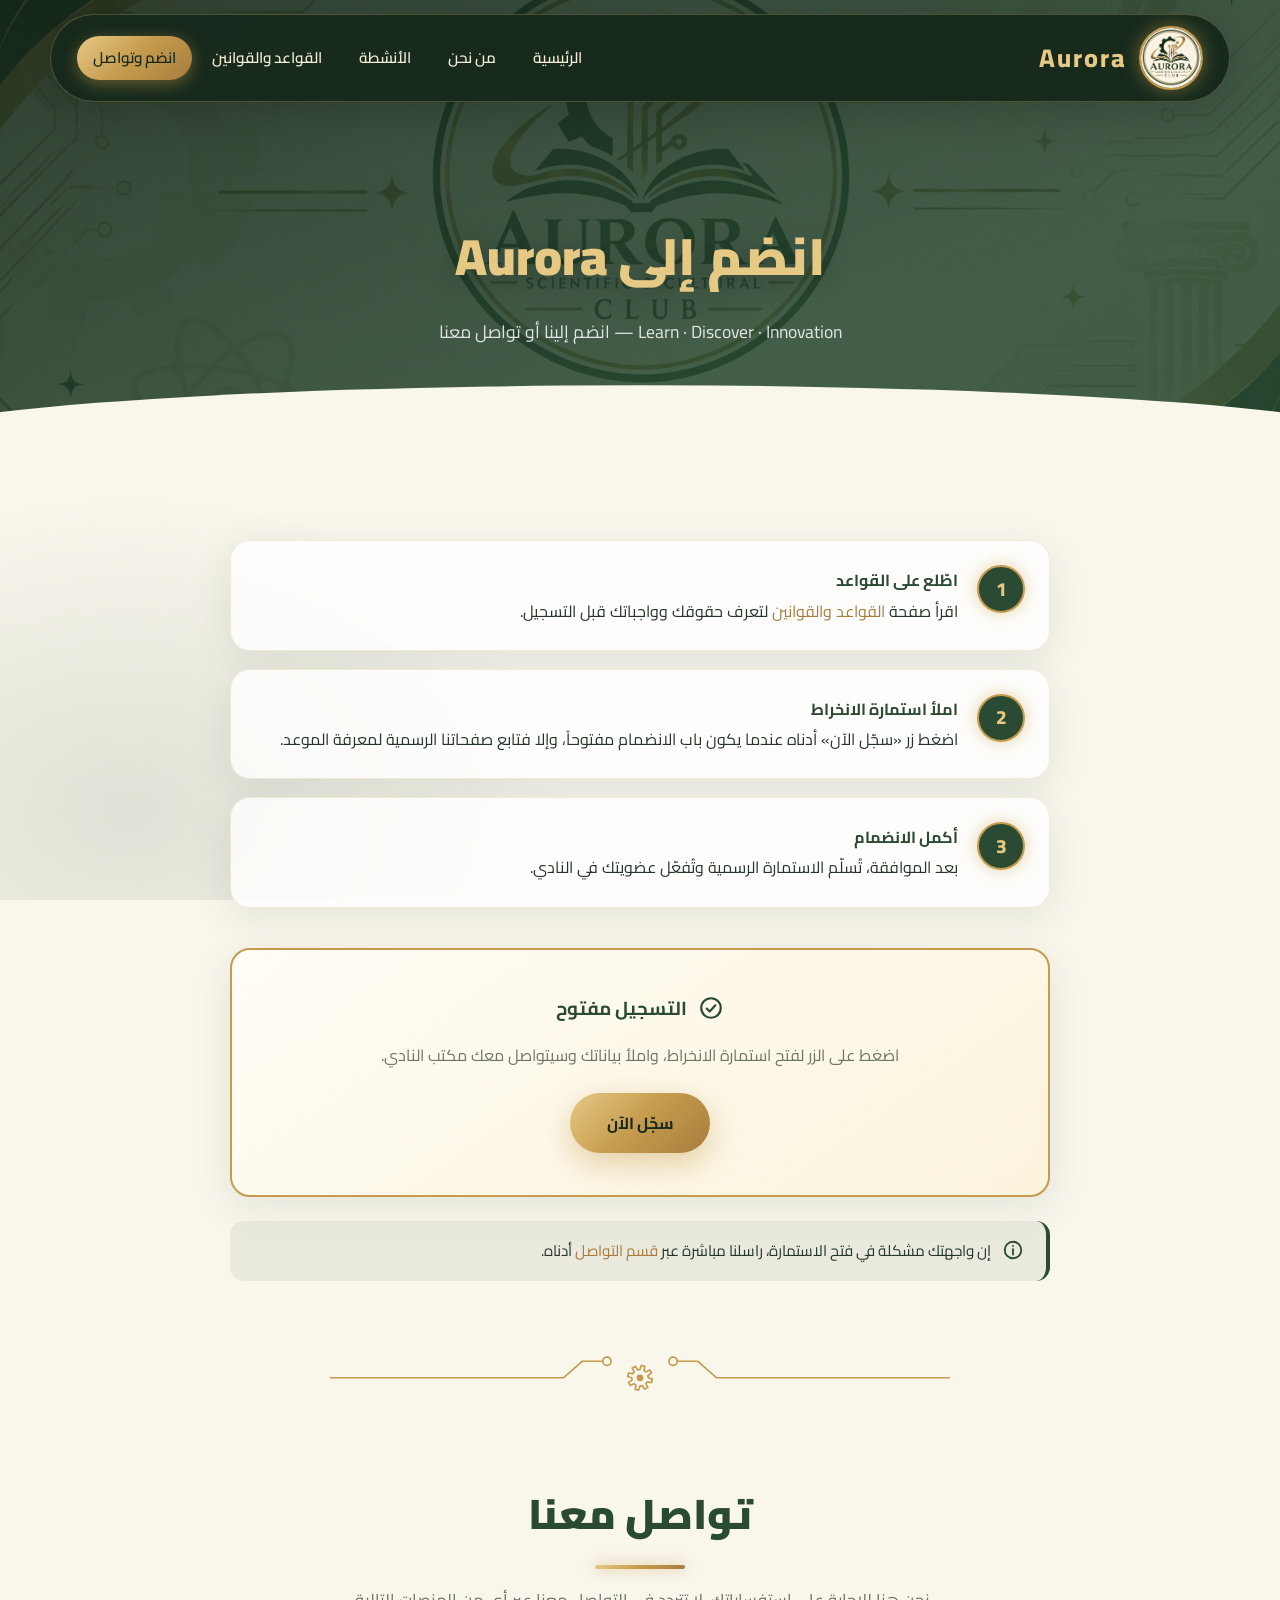
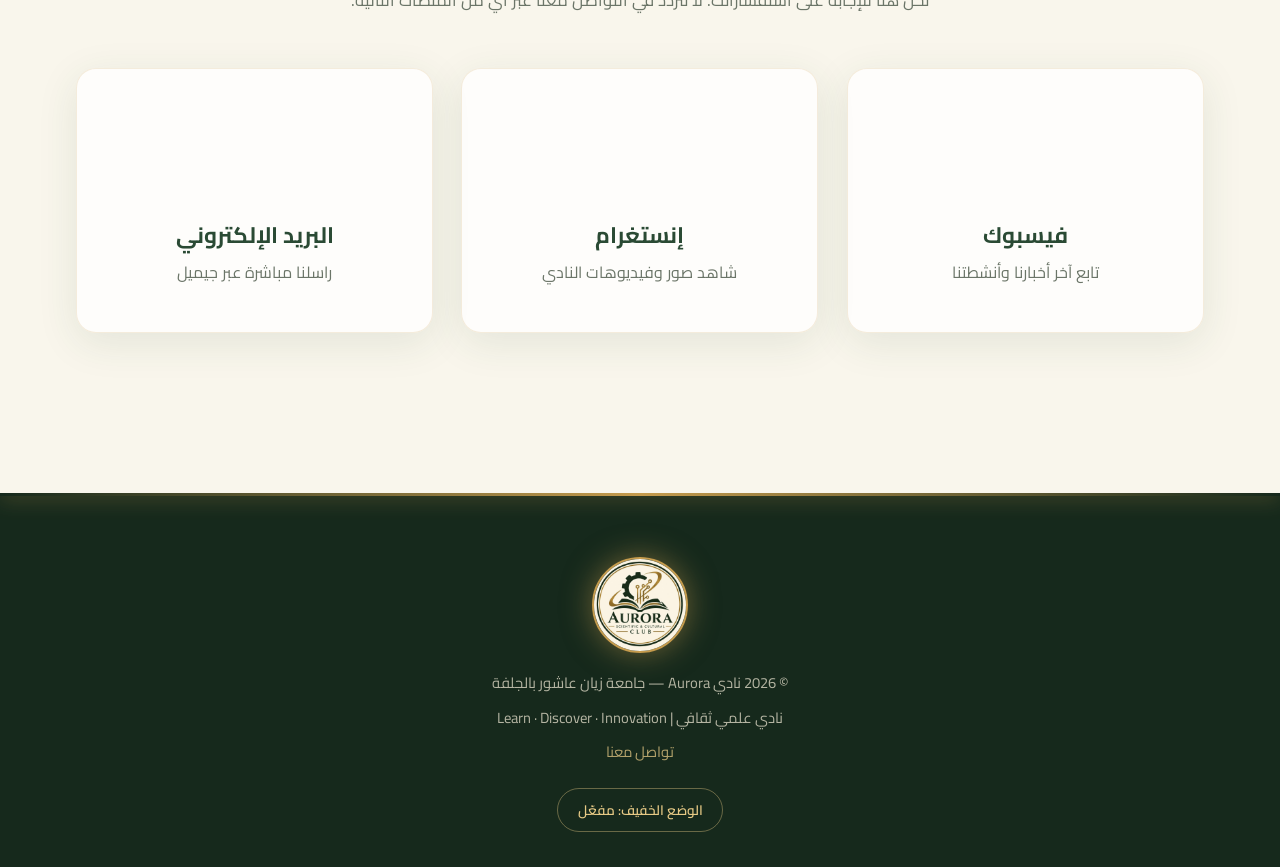
<file: aurora/join.html>
<!DOCTYPE html>
<html lang="ar" dir="rtl">
<head>
  <meta charset="UTF-8">
  <meta name="viewport" content="width=device-width, initial-scale=1.0, viewport-fit=cover">
  <meta name="format-detection" content="telephone=no">
  <meta name="theme-color" content="#2A4A34">
  <title>انضم وتواصل — نادي Aurora | جامعة زيان عاشور بالجلفة</title>
  <script>(function(){var d=document.documentElement,n=navigator,c=n.connection||{},s='';try{s=localStorage.getItem('aurora-lite')}catch(e){}
  var q=/[?&]lite=1/.test(location.search)?'1':/[?&]lite=0/.test(location.search)?'0':s;
  var weak=c.saveData||/2g/.test(c.effectiveType||'')||(n.deviceMemory&&n.deviceMemory<=4)||(n.hardwareConcurrency&&n.hardwareConcurrency<=2);
  if(q==='1'||(q!=='0'&&weak))d.classList.add('lite');if(matchMedia('(max-width:860px)').matches)d.classList.add('phone')})();</script>
  <script>/* غيّر true إلى false لإغلاق باب التسجيل */window.AURORA_REGISTRATION_OPEN=true;if(!window.AURORA_REGISTRATION_OPEN)document.documentElement.classList.add('reg-closed');</script>
  <link rel="icon" href="assets/logo.jpg">
  <link rel="preconnect" href="https://fonts.googleapis.com">
  <link rel="preconnect" href="https://fonts.gstatic.com" crossorigin>
  <link href="https://fonts.googleapis.com/css2?family=Cairo:wght@300;400;600;700;800;900&display=swap" rel="stylesheet">
  <link rel="stylesheet" href="css/style.css">
</head>
<body>
  <div class="curtain" aria-hidden="true"><div class="curtain-logo"><svg viewBox="0 0 200 200"><circle class="r1" cx="100" cy="100" r="96"/><circle class="r2" cx="100" cy="100" r="96"/></svg><img src="assets/logo.jpg" alt=""></div></div>
  <noscript><style>.curtain{display:none}</style></noscript>
  <header>
    <div class="nav-container">
      <a href="index.html" class="logo"><img src="assets/logo.jpg" alt="شعار نادي Aurora"><span>Aurora</span></a>
      <button class="menu-toggle" aria-label="القائمة" onclick="document.querySelector('nav ul').classList.toggle('open')">☰</button>
      <nav><ul><li><a href="index.html">الرئيسية</a></li><li><a href="about.html">من نحن</a></li><li><a href="activities.html">الأنشطة</a></li><li><a href="rules.html">القواعد والقوانين</a></li><li><a href="join.html" class=active>انضم وتواصل</a></li></ul></nav>
    </div>
  </header>
  <section class="page-hero"><h1>انضم إلى Aurora</h1><p>Learn · Discover · Innovation — انضم إلينا أو تواصل معنا</p></section>

  <section class="container">
    <div class="steps">
      <div class="step"><div class="step-num">1</div><div><h4>اطّلع على القواعد</h4><p>اقرأ صفحة <a href="rules.html">القواعد والقوانين</a> لتعرف حقوقك وواجباتك قبل التسجيل.</p></div></div>
      <div class="step"><div class="step-num">2</div><div><h4>املأ استمارة الانخراط</h4><p>اضغط زر «سجّل الآن» أدناه عندما يكون باب الانضمام مفتوحاً، وإلا فتابع صفحاتنا الرسمية لمعرفة الموعد.</p></div></div>
      <div class="step"><div class="step-num">3</div><div><h4>أكمل الانضمام</h4><p>بعد الموافقة، تُسلّم الاستمارة الرسمية وتُفعّل عضويتك في النادي.</p></div></div>
    </div>
    <div class="cta-box open-box">
      <h3><svg viewBox="0 0 24 24" aria-hidden="true"><circle cx="12" cy="12" r="9"/><path d="M8 12.5l2.8 2.8L16 9.5"/></svg> التسجيل مفتوح</h3>
      <p>اضغط على الزر لفتح استمارة الانخراط، واملأ بياناتك وسيتواصل معك مكتب النادي.</p>
      <a class="btn btn-primary" href="https://docs.google.com/forms/d/e/1FAIpQLSd7cYjs5U2z5JuZ-XC6TSB4J6hqci585qFYRRprTPWT3Tsvfw/viewform" target="_blank" rel="noopener">سجّل الآن</a>
    </div>
    <div class="cta-box closed-box">
      <h3><svg viewBox="0 0 24 24" aria-hidden="true"><rect x="5" y="11" width="14" height="10" rx="2.5"/><path d="M8 11V8a4 4 0 0 1 8 0v3"/></svg> التسجيل مغلق حالياً</h3>
      <p>نعتذر، باب الانضمام لنادي Aurora مغلق مؤقتاً. تابعونا على صفحاتنا الرسمية لمعرفة موعد فتح التسجيل القادم.</p>
      <button class="btn" disabled>التسجيل مغلق</button>
    </div>
    <div class="note"><svg viewBox="0 0 24 24" aria-hidden="true"><circle cx="12" cy="12" r="9"/><path d="M12 11v6M12 7.5v.1"/></svg> إن واجهتك مشكلة في فتح الاستمارة، راسلنا مباشرة عبر <a href="#contact">قسم التواصل</a> أدناه.</div>
  </section>

  <section class="container" id="contact">
    <h2 class="section-title">تواصل معنا</h2>
    <p class="section-subtitle">نحن هنا للإجابة على استفساراتك. لا تتردد في التواصل معنا عبر أي من المنصات التالية.</p>
    <div class="contact-grid"><a href="https://www.facebook.com/share/1HgaG3BrUT/" target="_blank" rel="noopener" class="contact-card"><img src="assets/fb.png" alt="فيسبوك" onerror="this.src='https://cdn-icons-png.flaticon.com/512/733/733547.png'"><h3>فيسبوك</h3><p>تابع آخر أخبارنا وأنشطتنا</p></a><a href="https://www.instagram.com/aurora_club17/" target="_blank" rel="noopener" class="contact-card"><img src="assets/insta.webp" alt="إنستغرام" onerror="this.src='https://cdn-icons-png.flaticon.com/512/174/174855.png'"><h3>إنستغرام</h3><p>شاهد صور وفيديوهات النادي</p></a><a href="https://mail.google.com/mail/?view=cm&fs=1&to=Auroraclub11@gmail.com" target="_blank" rel="noopener" class="contact-card"><img src="assets/gmail.webp" alt="البريد الإلكتروني" onerror="this.src='https://cdn-icons-png.flaticon.com/512/732/732200.png'"><h3>البريد الإلكتروني</h3><p>راسلنا مباشرة عبر جيميل</p></a></div>
  </section>

  <footer>
    <img src="assets/logo.jpg" alt="Aurora">
    <p>© 2026 نادي Aurora — جامعة زيان عاشور بالجلفة</p>
    <p>نادي علمي ثقافي | Learn · Discover · Innovation</p>
    <p><a href="join.html#contact">تواصل معنا</a></p>
    <button type="button" class="lite-toggle"></button>
  </footer>
    <script src="js/script.js"></script>
</body>
</html>
</file>
<file: css/style.css>
/* ===== Aurora — Premium Redesign ===== */
:root{
  --primary:#2A4A34; --primary-dark:#16291C; --primary-soft:#3b6247;
  --accent:#C59B4D; --accent-light:#E6C985; --accent-hover:#A87C3E;
  --bg:#F9F6EC; --white:#fff; --text:#24362B; --muted:#6B7568;
  --radius:20px; --ease:cubic-bezier(.22,1,.36,1);
  --shadow:0 10px 40px rgba(42,74,52,.10); --shadow-lg:0 30px 80px rgba(22,41,28,.22);
  --glass:rgba(255,255,255,.55); --gold-grad:linear-gradient(135deg,#E6C985,#C59B4D 50%,#A87C3E);
}
*{margin:0;padding:0;box-sizing:border-box}
html{scroll-behavior:smooth;overflow-x:clip}
body{font-family:'Cairo','Segoe UI',Tahoma,sans-serif;background:var(--bg);color:var(--text);line-height:1.9;overflow-x:hidden;-webkit-font-smoothing:antialiased}
body::before{content:'';position:fixed;inset:0;z-index:-2;
  background:radial-gradient(60% 50% at 85% 10%,rgba(197,155,77,.16),transparent 70%),radial-gradient(50% 50% at 10% 90%,rgba(42,74,52,.12),transparent 70%),var(--bg)}
a{color:var(--accent-hover);text-decoration:none;transition:color .3s}
img{max-width:100%;display:block}
::selection{background:var(--accent);color:var(--primary-dark)}
::-webkit-scrollbar{width:10px}::-webkit-scrollbar-track{background:var(--bg)}::-webkit-scrollbar-thumb{background:var(--primary);border-radius:10px;border:2px solid var(--bg)}

/* progress + cursor glow */
#progress{position:fixed;top:0;right:0;height:3px;width:0;background:var(--gold-grad);z-index:2000;box-shadow:0 0 12px var(--accent)}
#cursor-glow{position:fixed;width:420px;height:420px;border-radius:50%;pointer-events:none;z-index:-1;
  background:radial-gradient(circle,rgba(197,155,77,.18),transparent 65%);transform:translate(-50%,-50%);transition:opacity .4s;opacity:0}

/* ===== Header (glass) ===== */
header{position:fixed;top:14px;left:0;right:0;z-index:1000;padding:0 1.2rem;transition:top .4s var(--ease)}
.nav-container{max-width:1180px;margin:0 auto;height:88px;padding:0 1.6rem;display:flex;align-items:center;justify-content:space-between;
  background:rgba(22,41,28,.78);backdrop-filter:blur(18px) saturate(160%);-webkit-backdrop-filter:blur(18px) saturate(160%);
  border:1px solid rgba(230,201,133,.25);border-radius:999px;box-shadow:0 10px 40px rgba(0,0,0,.18);transition:all .4s var(--ease)}
header.scrolled .nav-container{height:74px;background:rgba(22,41,28,.92)}
.logo{display:flex;align-items:center;gap:12px;font-weight:800;font-size:1.6rem;letter-spacing:2px;color:var(--accent-light)}
.logo img{width:64px;height:64px;border-radius:50%;object-fit:cover;border:2px solid var(--accent);box-shadow:0 0 18px rgba(197,155,77,.5);transition:transform .8s var(--ease)}
.logo:hover img{transform:rotate(360deg)}
nav ul{display:flex;list-style:none;gap:.3rem}
nav a{position:relative;display:block;color:#f3ecd7;font-size:.95rem;font-weight:600;padding:.45rem 1rem;border-radius:999px;transition:all .35s var(--ease)}
nav a:hover{color:var(--primary-dark);background:var(--accent-light)}
nav a.active{color:var(--primary-dark);background:var(--gold-grad);box-shadow:0 4px 16px rgba(197,155,77,.45)}
.menu-toggle{display:none;background:none;border:1px solid rgba(230,201,133,.4);border-radius:12px;color:var(--accent-light);font-size:1.5rem;width:44px;height:44px;cursor:pointer}

/* ===== Hero ===== */
.hero{position:relative;min-height:100vh;display:flex;align-items:center;justify-content:center;padding:15rem 1.5rem 6rem;overflow:hidden;isolation:isolate}
.hero::before{content:'';position:absolute;inset:-20px;z-index:-3;background:url('../assets/hero-bg.jpg') center/cover;filter:blur(6px) saturate(1.1);transform:scale(1.08)}
.hero::after{content:'';position:absolute;inset:0;z-index:-2;
  background:linear-gradient(180deg,rgba(249,246,236,.88),rgba(249,246,236,.72) 45%,rgba(249,246,236,.96)),radial-gradient(70% 60% at 50% 40%,rgba(255,255,255,.7),transparent)}
.orb{position:absolute;border-radius:50%;filter:blur(60px);z-index:-1;animation:drift 14s ease-in-out infinite}
.orb.o1{width:380px;height:380px;background:rgba(197,155,77,.35);top:8%;right:6%}
.orb.o2{width:420px;height:420px;background:rgba(42,74,52,.28);bottom:0;left:2%;animation-delay:-5s;animation-duration:18s}
@keyframes drift{0%,100%{transform:translate(0,0) scale(1)}50%{transform:translate(40px,-50px) scale(1.15)}}
.particles{position:absolute;inset:0;z-index:-1;pointer-events:none}
.particles i{position:absolute;bottom:-20px;width:6px;height:6px;border-radius:50%;background:var(--accent);box-shadow:0 0 12px var(--accent);opacity:0;animation:rise linear infinite}
@keyframes rise{0%{transform:translateY(0) scale(.6);opacity:0}15%{opacity:.9}100%{transform:translateY(-105vh) translateX(40px) scale(1.2);opacity:0}}

.hero-content{position:relative;isolation:isolate;max-width:820px;text-align:center;padding:1rem 2.6rem 3.2rem;border-radius:32px;
  background:rgba(255,255,255,.62);backdrop-filter:blur(22px) saturate(150%);-webkit-backdrop-filter:blur(22px) saturate(150%);
  border:1px solid rgba(255,255,255,.9);box-shadow:var(--shadow-lg),inset 0 0 0 1px rgba(197,155,77,.25);animation:rise-in 1.4s var(--ease) .9s both}
.hero-content::before{content:'';position:absolute;inset:-2px;border-radius:34px;padding:2px;z-index:-1;
  background:conic-gradient(from var(--ang,0deg),transparent 0 60%,var(--accent) 80%,transparent);
  -webkit-mask:linear-gradient(#000 0 0) content-box,linear-gradient(#000 0 0);-webkit-mask-composite:xor;mask-composite:exclude;animation:spin 6s linear infinite}
@property --ang{syntax:'<angle>';inherits:false;initial-value:0deg}
@keyframes spin{to{--ang:360deg}}
@keyframes rise-in{from{opacity:0;transform:translateY(50px) scale(.96)}to{opacity:1;transform:none}}
@keyframes float{0%,100%{transform:translateY(0)}50%{transform:translateY(-14px)}}
.badge{display:inline-block;padding:.3rem 1.2rem;border-radius:999px;font-size:.85rem;font-weight:700;letter-spacing:1px;color:var(--primary);
  background:rgba(197,155,77,.16);border:1px solid rgba(197,155,77,.5);margin-bottom:1rem}
.hero h1{font-size:clamp(2.2rem,6vw,3.8rem);font-weight:900;line-height:1.3;margin-bottom:1rem;
  background:linear-gradient(120deg,var(--primary-dark),var(--primary-soft) 45%,var(--accent-hover));-webkit-background-clip:text;background-clip:text;color:transparent;min-height:1.3em}
.hero h1.typing::after{content:'|';color:var(--accent);-webkit-text-fill-color:var(--accent);animation:blink .8s steps(1) infinite}
@keyframes blink{50%{opacity:0}}
.hero p{font-size:1.15rem;color:var(--muted);max-width:600px;margin:0 auto 2.2rem}
.hero-actions{display:flex;gap:1rem;justify-content:center;flex-wrap:wrap}
.scroll-hint{position:absolute;bottom:5.5rem;left:50%;transform:translateX(-50%);width:26px;height:42px;border:2px solid var(--primary);border-radius:20px;opacity:.6}
.scroll-hint::after{content:'';position:absolute;top:8px;left:50%;width:4px;height:8px;margin-left:-2px;border-radius:4px;background:var(--accent-hover);animation:wheel 1.8s infinite}
@keyframes wheel{0%{opacity:1;transform:translateY(0)}100%{opacity:0;transform:translateY(16px)}}

/* page hero (inner pages) */
.page-hero{position:relative;padding:13rem 1.5rem 6rem;text-align:center;color:#fff;overflow:hidden;isolation:isolate;
  background:linear-gradient(160deg,var(--primary-dark),var(--primary) 70%)}
.page-hero::before{content:'';position:absolute;inset:0;z-index:-1;opacity:.18;background:url('../assets/about-aurora.jpg') center/cover;mix-blend-mode:luminosity}
.page-hero::after{content:'';position:absolute;bottom:-1px;left:0;right:0;height:60px;background:var(--bg);clip-path:ellipse(60% 100% at 50% 100%)}
.page-hero h1{font-size:clamp(2rem,5vw,3.2rem);font-weight:900;color:var(--accent-light);text-shadow:0 4px 30px rgba(0,0,0,.3)}
.page-hero p{max-width:620px;margin:.6rem auto 0;opacity:.85;font-size:1.1rem}

.page-hero+.container{padding-top:3.5rem}

/* ===== Buttons ===== */
.btn{position:relative;display:inline-flex;align-items:center;gap:.5rem;padding:.95rem 2.3rem;border-radius:999px;border:none;cursor:pointer;
  font:700 1rem 'Cairo',sans-serif;color:var(--primary-dark);background:var(--gold-grad);overflow:hidden;
  box-shadow:0 10px 30px rgba(197,155,77,.45);transition:transform .4s var(--ease),box-shadow .4s var(--ease),color .3s}
.btn::before{content:'';position:absolute;top:0;left:-120%;width:60%;height:100%;background:linear-gradient(90deg,transparent,rgba(255,255,255,.65),transparent);transform:skewX(-25deg);transition:left .8s var(--ease)}
.btn:hover::before{left:160%}
.btn:hover{transform:translateY(-4px) scale(1.03);box-shadow:0 18px 40px rgba(168,124,62,.55);color:var(--primary-dark)}
.btn-outline{background:transparent;color:var(--primary);box-shadow:inset 0 0 0 2px var(--primary)}
.btn-outline:hover{background:var(--primary);color:var(--accent-light);box-shadow:0 14px 34px rgba(42,74,52,.35)}
.btn-primary{animation:pulse 2.4s infinite}
@keyframes pulse{0%{box-shadow:0 0 0 0 rgba(197,155,77,.55)}70%{box-shadow:0 0 0 18px rgba(197,155,77,0)}100%{box-shadow:0 0 0 0 rgba(197,155,77,0)}}

/* ===== Sections ===== */
.container{max-width:1180px;margin:0 auto;padding:6rem 1.6rem;position:relative}
.section-title{font-size:clamp(1.8rem,4vw,2.6rem);font-weight:900;color:var(--primary);text-align:center;margin-bottom:.4rem}
.section-title::after{content:'';display:block;width:90px;height:4px;margin:.7rem auto 0;border-radius:4px;background:var(--gold-grad);box-shadow:0 0 14px rgba(197,155,77,.7)}
.section-subtitle{text-align:center;color:var(--muted);max-width:600px;margin:1rem auto 3.2rem;font-size:1.05rem}

/* stats */
.stats{display:grid;grid-template-columns:repeat(auto-fit,minmax(180px,1fr));gap:1.2rem;margin-top:-4rem;position:relative;z-index:5;max-width:1000px;margin-inline:auto;padding:0 1.4rem}
.stat{text-align:center;padding:1.6rem 1rem;border-radius:var(--radius);background:var(--glass);backdrop-filter:blur(16px);-webkit-backdrop-filter:blur(16px);border:1px solid rgba(255,255,255,.9);box-shadow:var(--shadow)}
.stat b{display:block;font-size:2.4rem;font-weight:900;background:var(--gold-grad);-webkit-background-clip:text;background-clip:text;color:transparent;line-height:1.2}
.stat span{color:var(--muted);font-weight:600;font-size:.95rem}

/* cards (tilt + glow) */
.cards,.contact-grid{display:grid;grid-template-columns:repeat(auto-fit,minmax(270px,1fr));gap:1.8rem;perspective:1200px}
.card,.contact-card{position:relative;padding:2.2rem 1.8rem;border-radius:var(--radius);background:rgba(255,255,255,.78);backdrop-filter:blur(12px);
  border:1px solid rgba(197,155,77,.18);box-shadow:var(--shadow);transform-style:preserve-3d;
  transition:transform .25s ease-out,box-shadow .5s var(--ease),border-color .5s;will-change:transform;overflow:hidden}
.card::before,.contact-card::before{content:'';position:absolute;inset:0;border-radius:inherit;pointer-events:none;opacity:0;transition:opacity .4s;
  background:radial-gradient(380px circle at var(--mx,50%) var(--my,50%),rgba(197,155,77,.22),transparent 45%)}
.card:hover::before,.contact-card:hover::before{opacity:1}
.card:hover,.contact-card:hover{border-color:var(--accent);box-shadow:0 30px 60px rgba(22,41,28,.18),0 0 0 1px var(--accent),0 0 40px rgba(197,155,77,.25)}
.card .ico{width:84px;height:84px;display:grid;place-items:center;font-size:2.4rem;margin-bottom:1.2rem;border-radius:24px;
  background:linear-gradient(145deg,#fff,#f4ecd5);box-shadow:inset 0 0 0 1px rgba(197,155,77,.35),0 10px 24px rgba(197,155,77,.25);transform:translateZ(40px);transition:transform .5s var(--ease)}
.card .ico img{height:62px;object-fit:contain;filter:drop-shadow(0 4px 8px rgba(197,155,77,.5))}
.card:hover .ico{transform:translateZ(60px) rotate(-6deg) scale(1.08)}
.card h3{color:var(--primary);font-size:1.35rem;margin-bottom:.4rem;transform:translateZ(30px)}
.card p{color:var(--muted);font-size:.98rem;transform:translateZ(20px)}

/* split (about / activities) */
.split{display:grid;grid-template-columns:1fr 1fr;gap:3.5rem;align-items:center}
.split-img{position:relative;border-radius:28px;overflow:hidden;box-shadow:var(--shadow-lg);aspect-ratio:4/3}
.split-img img{width:100%;height:100%;object-fit:cover;transition:transform 1.2s var(--ease)}
.split-img:hover img{transform:scale(1.08)}
.split-img::after{content:'';position:absolute;inset:12px;border:1px solid rgba(230,201,133,.8);border-radius:20px;pointer-events:none}
.split h2{font-size:2rem;color:var(--primary);font-weight:900;margin-bottom:.8rem}
.split p{color:var(--muted);margin-bottom:1rem}
.checks{list-style:none;margin:1rem 0 1.6rem}
.checks li{padding:.35rem 0;padding-right:2rem;position:relative;font-weight:600}
.checks li::before{content:'✦';position:absolute;right:0;color:var(--accent);text-shadow:0 0 10px var(--accent)}

/* activities banner */
.activities-banner{position:relative;padding:8rem 1.5rem;text-align:center;color:#fff;overflow:hidden;isolation:isolate;margin-top:2rem}
.activities-banner::before{content:'';position:absolute;inset:0;z-index:-2;background:url('../assets/about-aurora.jpg') center/cover fixed}
.activities-banner::after{content:'';position:absolute;inset:0;z-index:-1;background:linear-gradient(135deg,rgba(22,41,28,.92),rgba(42,74,52,.82))}
.activities-content{max-width:640px;margin:0 auto}
.activities-content h2{font-size:clamp(2rem,5vw,3rem);font-weight:900;color:var(--accent-light);margin-bottom:.8rem}
.activities-content p{font-size:1.2rem;opacity:.9;margin-bottom:2rem}

/* marquee */
.marquee{overflow:hidden;background:var(--primary-dark);padding:1rem 0;border-block:1px solid rgba(197,155,77,.4)}
.marquee-track{display:flex;gap:3rem;width:max-content;animation:scroll 28s linear infinite;color:var(--accent-light);font-weight:700;letter-spacing:2px}
.marquee-track span::after{content:'✦';margin-right:3rem;color:var(--accent)}
@keyframes scroll{to{transform:translateX(50%)}}

/* contact */
.contact-card{display:flex;flex-direction:column;align-items:center;text-align:center;color:var(--text);padding:2.8rem 2rem}
.contact-card img{width:78px;height:78px;object-fit:contain;margin-bottom:1.4rem;transform:translateZ(40px);transition:transform .5s var(--ease);filter:drop-shadow(0 8px 14px rgba(0,0,0,.18))}
.contact-card:hover img{transform:translateZ(60px) scale(1.15) rotate(6deg)}
.contact-card h3{color:var(--primary);font-size:1.4rem}
.contact-card p{color:var(--muted)}

/* rules */
.rules-list{max-width:820px;margin:0 auto;counter-reset:r}
.rule-item{position:relative;padding:1.5rem 5rem 1.5rem 1.6rem;margin-bottom:1.1rem;border-radius:var(--radius);background:rgba(255,255,255,.8);backdrop-filter:blur(10px);
  border:1px solid rgba(197,155,77,.2);box-shadow:var(--shadow);transition:transform .5s var(--ease),border-color .4s,box-shadow .5s}
.rule-item::before{counter-increment:r;content:counter(r);position:absolute;right:1.2rem;top:50%;transform:translateY(-50%);width:44px;height:44px;border-radius:50%;
  display:grid;place-items:center;font-weight:800;color:var(--primary-dark);background:var(--gold-grad);box-shadow:0 0 18px rgba(197,155,77,.5)}
.rule-item:hover{transform:translateX(-10px);border-color:var(--accent);box-shadow:0 20px 40px rgba(22,41,28,.14)}
.rule-item h4{color:var(--primary);font-size:1.15rem}.rule-item p{color:var(--muted);font-size:.97rem}

/* join */
.steps{display:grid;gap:1.1rem;margin:2.5rem auto;max-width:820px;position:relative}
.step{display:flex;gap:1.2rem;align-items:flex-start;padding:1.5rem;border-radius:var(--radius);background:rgba(255,255,255,.8);backdrop-filter:blur(10px);border:1px solid rgba(197,155,77,.2);box-shadow:var(--shadow);transition:transform .5s var(--ease),box-shadow .5s}
.step:hover{transform:translateY(-6px);box-shadow:0 22px 44px rgba(22,41,28,.14)}
.step-num{min-width:48px;height:48px;border-radius:50%;display:grid;place-items:center;font-weight:800;font-size:1.2rem;color:var(--accent-light);background:var(--primary);border:2px solid var(--accent);box-shadow:0 0 18px rgba(197,155,77,.45)}
.step h4{color:var(--primary)}
.cta-box{max-width:820px;margin:2rem auto 0;padding:2.6rem 2rem;text-align:center;border-radius:var(--radius);background:rgba(243,244,246,.85);border:2px dashed #9CA3AF}
.cta-box h3{color:#4B5563;margin-bottom:.8rem}.cta-box p{color:var(--muted);margin-bottom:1.4rem}
.btn[disabled]{background:#9CA3AF;color:#fff;cursor:not-allowed;box-shadow:none;transform:none!important}
.btn[disabled]::before{display:none}
.note{max-width:820px;margin:1.5rem auto 0;padding:1rem 1.4rem;border-radius:14px;background:rgba(42,74,52,.07);border-right:4px solid var(--primary);font-size:.95rem}

/* footer */
footer{position:relative;margin-top:4rem;padding:4rem 1.5rem 2.2rem;text-align:center;color:#e9e3cf;background:var(--primary-dark);overflow:hidden}
footer::before{content:'';position:absolute;top:0;left:0;right:0;height:3px;background:linear-gradient(90deg,transparent,var(--accent),transparent);box-shadow:0 0 20px var(--accent)}
footer img{width:70px;height:70px;border-radius:50%;margin:0 auto 1rem;border:2px solid var(--accent)}
footer p{opacity:.75;font-size:.92rem;margin-bottom:.4rem}
footer a{color:var(--accent-light)}footer a:hover{color:#fff}

/* reveal: animation only, classes are removed afterwards so hover/tilt transitions are never blocked */
.reveal{opacity:0;transform:translateY(40px)}
.reveal.in{animation:revealUp 1s var(--ease) var(--d,0s) both}
@keyframes revealUp{from{opacity:0;transform:translateY(40px)}to{opacity:1;transform:none}}

.hero-content,.page-hero h1,.page-hero p{will-change:transform}
@media(max-height:900px){.scroll-hint{display:none}}

/* mobile */
@media(max-width:860px){
  .menu-toggle{margin-inline-start:auto;margin-inline-end:0}
  .split{grid-template-columns:1fr;gap:2rem}
  .menu-toggle{display:block}
  nav ul{display:flex;flex-direction:column;position:absolute;top:104px;left:1.2rem;right:1.2rem;padding:1rem;gap:.3rem;border-radius:24px;
    background:rgba(22,41,28,.97);backdrop-filter:blur(18px);border:1px solid rgba(230,201,133,.3);
    opacity:0;visibility:hidden;transform:translateY(-14px) scale(.97);transition:all .4s var(--ease)}
  nav ul.open{opacity:1;visibility:visible;transform:none}
  nav a{text-align:center;padding:.8rem}
  .hero{padding-top:12.5rem}.hero-content{padding:1rem 1.4rem 2.4rem}
  .nav-container{height:76px}.logo img{width:54px;height:54px}.logo{font-size:1.4rem}
  nav ul{top:92px}
  .logo-orbit{--s:190px;margin-top:-100px}.logo-orbit.big{--s:250px}
  .trace{display:none}
  .container{padding:4rem 1.2rem}
  .activities-banner::before{background-attachment:scroll}
  .rule-item{padding-right:4.4rem}
  #cursor-glow{display:none}
}
@media(prefers-reduced-motion:reduce){*,*::before,*::after{animation:none!important;transition:none!important}.reveal{opacity:1;transform:none}.curtain{display:none}}


/* =====================================================================
   v2 — iris page transition · big logo · drawn SVG decorations
   ===================================================================== */
@property --r{syntax:'<length>';inherits:false;initial-value:0px}
@keyframes turn{to{transform:rotate(360deg)}}
@keyframes draw{0%{stroke-dashoffset:1;opacity:0}12%{opacity:1}55%,80%{stroke-dashoffset:0;opacity:1}100%{stroke-dashoffset:0;opacity:.0}}

/* ---- iris curtain (smooth circular wipe with a gold rim) ---- */
.curtain{position:fixed;inset:0;z-index:5000;display:grid;place-items:center;--r:0px;--cx:50%;--cy:50%;pointer-events:all;
  background:radial-gradient(circle at var(--cx) var(--cy),transparent var(--r),#F2DDA4 calc(var(--r) + 2px),var(--accent) calc(var(--r) + 7px),var(--primary-dark) calc(var(--r) + 22px),var(--primary) 100%);
  transition:--r 1.15s cubic-bezier(.77,0,.18,1)}
.curtain.open{--r:170vmax;pointer-events:none}
.curtain-logo{position:relative;width:230px;height:230px;display:grid;place-items:center;opacity:1;transform:scale(1);
  transition:opacity .45s ease .55s,transform .9s var(--ease) .4s}
.curtain.open .curtain-logo{opacity:0;transform:scale(1.5);transition:opacity .4s ease,transform .8s ease}
.curtain-logo img{width:176px;height:176px;border-radius:50%;object-fit:cover;border:3px solid var(--accent);box-shadow:0 0 60px rgba(197,155,77,.55);animation:float 3s ease-in-out infinite}
.curtain-logo svg{position:absolute;inset:0;width:100%;height:100%;fill:none}
.curtain-logo .r1{stroke:var(--accent);stroke-width:1.5;stroke-dasharray:3 9;transform-origin:100px 100px;animation:turn 14s linear infinite}
.curtain-logo .r2{stroke:var(--accent-light);stroke-width:3;stroke-linecap:round;stroke-dasharray:120 520;transform-origin:100px 100px;animation:turn 1.6s linear infinite}
.no-iris .curtain{background:var(--primary-dark);transition:opacity .6s ease}
.no-iris .curtain.open{opacity:0}

/* ---- header: hides on scroll down, returns on scroll up ---- */
header{transition:transform .6s var(--ease)}
header.hide-up{transform:translateY(-140%)}

/* ---- big logo with orbit ---- */
.logo-orbit{--s:230px;position:relative;width:var(--s);height:var(--s);margin:-120px auto 1.2rem;display:grid;place-items:center}
.logo-orbit img{width:calc(var(--s) - 44px);height:calc(var(--s) - 44px);border-radius:50%;object-fit:cover;border:4px solid var(--accent);
  box-shadow:0 0 0 8px rgba(255,255,255,.75),0 24px 60px rgba(197,155,77,.55);animation:float 5s ease-in-out infinite;position:relative;z-index:1}
.logo-orbit::before{content:'';position:absolute;inset:0;border-radius:50%;border:1.5px dashed rgba(197,155,77,.85);animation:turn 30s linear infinite}
.logo-orbit::after{content:'';position:absolute;inset:-16px;border-radius:50%;border:1px solid rgba(197,155,77,.35)}
.logo-orbit .dot{position:absolute;inset:-16px;animation:turn 9s linear infinite}
.logo-orbit .dot::before{content:'';position:absolute;top:-6px;left:50%;margin-left:-6px;width:12px;height:12px;border-radius:50%;background:var(--gold-grad);box-shadow:0 0 18px var(--accent)}
.logo-orbit .dot.d2{inset:-30px;animation-duration:16s;animation-direction:reverse}
.logo-orbit .dot.d2::before{width:8px;height:8px;margin-left:-4px;top:-4px;background:var(--primary);box-shadow:0 0 12px var(--primary-soft)}
.logo-orbit.big{--s:330px;margin:0 auto}

/* ---- drawn decorations ---- */
.decor{position:absolute;inset:0;z-index:-1;pointer-events:none;overflow:hidden}
.decor svg{position:absolute;fill:none;stroke:var(--accent);overflow:visible}
.gear{stroke-width:1.4;opacity:.38}
.gear.g1{width:380px;left:-110px;bottom:-90px;animation:turn 90s linear infinite}
.gear.g2{width:210px;left:210px;bottom:150px;animation:turn 50s linear infinite reverse}
.gear.g3{width:260px;right:-60px;bottom:-60px;animation:turn 70s linear infinite reverse}
.atom{width:270px;right:7%;top:20%;opacity:.45;stroke-width:1.2;animation:turn 50s linear infinite}
.atom .e{fill:var(--accent);stroke:none}
.trace{width:min(36vw,440px);stroke-width:1.6;opacity:.6}
.trace path{stroke-dasharray:1;stroke-dashoffset:1;animation:draw 9s ease-in-out infinite}
.trace path:nth-child(2){animation-delay:1.2s}.trace path:nth-child(3){animation-delay:2.4s}
.trace circle{fill:var(--bg);stroke-width:1.6}
.trace.tl{left:0;top:24%}.trace.tr{right:0;top:36%;transform:scaleX(-1)}
.page-hero .decor svg{stroke:var(--accent-light)}
.page-hero .trace{opacity:.45}.page-hero .trace.tl{top:30%}.page-hero .trace.tr{top:48%}
.page-hero .gear.g1{width:300px;bottom:-140px;left:-80px}.page-hero .gear.g3{width:260px;bottom:-110px;right:-70px}
footer .decor{z-index:0}footer .gear{opacity:.18}footer>*:not(.decor){position:relative;z-index:1}
footer img{width:96px;height:96px;box-shadow:0 0 30px rgba(197,155,77,.5)}

/* circuit divider between sections */
.divider{display:block;width:min(620px,86%);height:auto;margin:-1.5rem auto -1.5rem;fill:none;stroke:var(--accent);stroke-width:1.6;overflow:visible}
.divider path{stroke-dasharray:1;stroke-dashoffset:1;transition:stroke-dashoffset 2.2s var(--ease)}
.divider circle{fill:var(--bg);opacity:0;transition:opacity .6s ease 1.4s}
.divider .gr{transform-origin:300px 24px;transform:rotate(-120deg) scale(.2);opacity:0;transition:transform 1.6s var(--ease) .6s,opacity .8s ease .6s}
.divider.drawn path{stroke-dashoffset:0}.divider.drawn circle{opacity:1}.divider.drawn .gr{transform:none;opacity:1}

/* custom line icons */
.card .ico svg{width:46px;height:46px;stroke:var(--primary);fill:none;stroke-width:2;stroke-linecap:round;stroke-linejoin:round}
.card .ico svg .g{stroke:var(--accent-hover)}
.card:hover .ico svg{animation:wiggle .9s var(--ease)}
@keyframes wiggle{30%{transform:scale(1.12) rotate(-6deg)}60%{transform:scale(1.05) rotate(4deg)}}
.note svg,.cta-box h3 svg{width:22px;height:22px;vertical-align:-5px;margin-inline-end:.45rem;stroke:currentColor;fill:none;stroke-width:2;stroke-linecap:round;stroke-linejoin:round}
.note svg{stroke:var(--primary)}

@media(max-width:700px){.gear.g2{display:none}.atom{width:170px;right:-30px;top:12%}.logo-orbit.big{--s:250px}.curtain-logo{transform:scale(.85)}}
@media(prefers-reduced-motion:reduce){.curtain{display:none}.divider path{stroke-dashoffset:0}.divider circle,.divider .gr{opacity:1;transform:none}}

/* overflow safety */
body{overflow-x:clip}
.split>*{min-width:0}
@media(max-width:700px){.logo-orbit.big{--s:220px}.logo-orbit .dot.d2{inset:-22px}.logo-orbit .dot{inset:-12px}.logo-orbit::after{inset:-12px}}


/* =====================================================================
   v3 — phones first · lite mode · rules accordion · join form
   ===================================================================== */
a,button,summary,label{-webkit-tap-highlight-color:rgba(197,155,77,.25);touch-action:manipulation}

/* quick facts */
.facts{display:grid;grid-template-columns:repeat(auto-fit,minmax(150px,1fr));gap:1rem;max-width:960px;margin:2rem auto 0}
.fact{text-align:center;padding:1.2rem .8rem;border-radius:var(--radius);background:rgba(255,255,255,.85);border:1px solid rgba(197,155,77,.25);box-shadow:var(--shadow)}
.fact b{display:block;font-size:1.7rem;font-weight:900;line-height:1.3;background:var(--gold-grad);-webkit-background-clip:text;background-clip:text;color:transparent}
.fact span{font-size:.88rem;color:var(--muted);font-weight:600;line-height:1.5;display:block}

/* accordion */
.acc{max-width:860px;margin:1.6rem auto 0;display:grid;gap:.9rem}
.acc details{border-radius:var(--radius);background:rgba(255,255,255,.88);border:1px solid rgba(197,155,77,.22);box-shadow:var(--shadow);overflow:hidden;transition:border-color .3s,box-shadow .4s}
.acc details[open]{border-color:var(--accent);box-shadow:0 18px 40px rgba(22,41,28,.12)}
.acc summary{list-style:none;cursor:pointer;display:flex;align-items:center;gap:.9rem;padding:1rem 1.1rem;min-height:60px;font-weight:800;color:var(--primary);font-size:1.08rem}
.acc summary::-webkit-details-marker{display:none}
.acc .no{flex:none;width:38px;height:38px;border-radius:50%;display:grid;place-items:center;font-size:.95rem;font-weight:800;color:var(--primary-dark);background:var(--gold-grad)}
.acc summary::after{content:'';flex:none;margin-inline-start:auto;width:10px;height:10px;border-inline-end:2.5px solid var(--accent-hover);border-block-end:2.5px solid var(--accent-hover);transform:rotate(45deg);transition:transform .35s var(--ease)}
.acc details[open] summary::after{transform:rotate(-135deg)}
.acc .body{padding:0 1.3rem 1.3rem;animation:accIn .5s var(--ease)}
.acc .body p{color:var(--muted);margin-bottom:.7rem}
.acc .body b{color:var(--primary)}
.acc .checks{margin:.4rem 0 .8rem}
@keyframes accIn{from{opacity:0;transform:translateY(-8px)}to{opacity:1;transform:none}}

/* join form */
.join-card{max-width:860px;margin:2.5rem auto 0;padding:1.8rem 1.5rem;border-radius:var(--radius);background:rgba(255,255,255,.9);border:1px solid rgba(197,155,77,.28);box-shadow:var(--shadow)}
.join-head{display:flex;flex-wrap:wrap;gap:.8rem;align-items:center;justify-content:space-between;margin-bottom:.6rem}
.join-head h3{color:var(--primary);font-size:1.4rem}
.status{display:inline-flex;align-items:center;gap:.4rem;padding:.35rem 1rem;border-radius:999px;font-weight:700;font-size:.9rem}
.status svg{width:18px;height:18px;stroke:currentColor;fill:none;stroke-width:2;stroke-linecap:round;stroke-linejoin:round}
.status.closed{background:#f3f4f6;color:#4B5563;border:1px solid #d1d5db}
.status.open{background:rgba(42,74,52,.1);color:var(--primary);border:1px solid var(--primary)}
.join-msg{color:var(--muted);margin-bottom:1.3rem}
.form-grid{border:0;padding:0;margin:0;min-width:0;display:grid;grid-template-columns:1fr 1fr;gap:1rem}
.field{display:flex;flex-direction:column;gap:.35rem}.full{grid-column:1/-1}
.field label{font-weight:700;font-size:.92rem;color:var(--primary)}
.field input,.field select,.field textarea{width:100%;min-height:50px;padding:.75rem 1rem;font:inherit;font-size:16px;color:var(--text);background:#fff;border:1.5px solid rgba(42,74,52,.22);border-radius:14px;transition:border-color .3s,box-shadow .3s}
.field textarea{min-height:96px;resize:vertical}
.field input:focus,.field select:focus,.field textarea:focus{outline:0;border-color:var(--accent);box-shadow:0 0 0 4px rgba(197,155,77,.25)}
.check{display:flex;gap:.7rem;align-items:flex-start;font-size:.95rem;cursor:pointer}
.check input{flex:none;width:22px;height:22px;margin-top:.2rem;accent-color:var(--primary)}
.form-grid:disabled input,.form-grid:disabled select,.form-grid:disabled textarea{background:#f3f4f6;color:#9CA3AF;cursor:not-allowed;border-color:#e5e7eb}
.form-grid:disabled label{opacity:.6}

/* lite toggle */
.lite-toggle{margin-top:1rem;min-height:42px;padding:.5rem 1.2rem;font:600 .85rem 'Cairo',sans-serif;color:var(--accent-light);background:transparent;border:1px solid rgba(230,201,133,.4);border-radius:999px;cursor:pointer}

/* ---- phones: bigger tap targets, no zoom on inputs, notch safe ---- */
@media(max-width:860px){
  header{padding-top:max(env(safe-area-inset-top),0px)}
  .hero{min-height:100svh}
  .btn{min-height:50px;justify-content:center}
  .hero-actions .btn{width:100%;max-width:320px}
  .hero-actions{flex-direction:column;align-items:center}
  nav a{min-height:48px;display:flex;align-items:center;justify-content:center}
  .menu-toggle{width:48px;height:48px}
  .stats{margin-top:-2.5rem}
}
@media(max-width:640px){
  .form-grid{grid-template-columns:1fr}
  .join-card{padding:1.4rem 1.1rem}
  .acc summary{font-size:1rem}
  .container{padding:3.2rem 1.1rem}
  .facts{grid-template-columns:1fr 1fr}
}

/* ---- LITE MODE: weak phones / data saver — same look, far less GPU work ---- */
html.lite *{backdrop-filter:none!important;-webkit-backdrop-filter:none!important}
html.lite .nav-container{background:rgba(22,41,28,.96)}
html.lite .hero-content{background:rgba(255,255,255,.9)}
html.lite .hero::before{filter:none;transform:none;inset:0}
html.lite .orb,html.lite .decor,html.lite .particles,html.lite #cursor-glow,html.lite .scroll-hint{display:none!important}
html.lite .hero-content::before{animation:none;background:linear-gradient(135deg,var(--accent),transparent 60%,var(--accent))}
html.lite .logo-orbit .dot,html.lite .logo-orbit::before{animation:none}
html.lite .logo-orbit .dot.d2{display:none}
html.lite .logo-orbit img{animation:none}
html.lite .btn-primary{animation:none}
html.lite .btn::before{display:none}
html.lite .card,html.lite .contact-card{transform:none!important}
html.lite .card::before,html.lite .contact-card::before{display:none}
html.lite .activities-banner::before{background-attachment:scroll}
html.lite .marquee-track{animation-duration:60s}
html.lite .curtain{transition:opacity .35s ease}
html.lite .curtain-logo img,html.lite .curtain-logo .r1{animation:none}
html.lite .curtain-logo{transition:none}
html.lite .reveal.in{animation-duration:.45s}
html.lite .page-hero::before{mix-blend-mode:normal;opacity:.12}

/* anchors under the fixed header */
html{scroll-padding-top:110px}
#contact{scroll-margin-top:100px}

/* join: open/closed switch + honeypot + success */
.hp{position:absolute;left:-9999px;width:1px;height:1px;overflow:hidden}
html:not(.reg-closed) .closed-box{display:none}
html.reg-closed .join-card,html.reg-closed #join-done{display:none}
.join-card[hidden]{display:none!important}
.join-done .join-head h3 svg{width:26px;height:26px;vertical-align:-6px;margin-inline-end:.4rem;stroke:var(--primary);fill:none;stroke-width:2;stroke-linecap:round;stroke-linejoin:round}
.field input.invalid,.field select.invalid{border-color:#dc2626;box-shadow:0 0 0 3px rgba(220,38,38,.15)}
.join-msg.err{color:#b45309;font-weight:700}
.btn[disabled]{opacity:.7}

/* join: open box (button to the Google Form) */
html.reg-closed .open-box{display:none}
.open-box{border:2px solid var(--accent);border-style:solid;background:linear-gradient(145deg,#fffdf6,#fbf3dc);box-shadow:var(--shadow)}
.open-box h3{color:var(--primary)}
.open-box h3 svg{width:26px;height:26px;vertical-align:-6px;margin-inline-end:.4rem;stroke:var(--primary);fill:none;stroke-width:2;stroke-linecap:round;stroke-linejoin:round}


/* QR as a contact card (same look & hover as Facebook / Instagram / Gmail) */
.contact-grid{grid-template-columns:repeat(auto-fit,minmax(240px,1fr))}
.contact-card.qr img{width:150px;height:150px;border-radius:16px;background:var(--bg);box-shadow:0 8px 22px rgba(42,74,52,.18);filter:none;margin-bottom:1.2rem}
.contact-card.qr:hover img{transform:translateZ(60px) scale(1.08) rotate(-3deg)}
</file>
<file: aurora/css/style.css>
/* ===== Aurora — Premium Redesign ===== */
:root{
  --primary:#2A4A34; --primary-dark:#16291C; --primary-soft:#3b6247;
  --accent:#C59B4D; --accent-light:#E6C985; --accent-hover:#A87C3E;
  --bg:#F9F6EC; --white:#fff; --text:#24362B; --muted:#6B7568;
  --radius:20px; --ease:cubic-bezier(.22,1,.36,1);
  --shadow:0 10px 40px rgba(42,74,52,.10); --shadow-lg:0 30px 80px rgba(22,41,28,.22);
  --glass:rgba(255,255,255,.55); --gold-grad:linear-gradient(135deg,#E6C985,#C59B4D 50%,#A87C3E);
}
*{margin:0;padding:0;box-sizing:border-box}
html{scroll-behavior:smooth;overflow-x:clip}
body{font-family:'Cairo','Segoe UI',Tahoma,sans-serif;background:var(--bg);color:var(--text);line-height:1.9;overflow-x:hidden;-webkit-font-smoothing:antialiased}
body::before{content:'';position:fixed;inset:0;z-index:-2;
  background:radial-gradient(60% 50% at 85% 10%,rgba(197,155,77,.16),transparent 70%),radial-gradient(50% 50% at 10% 90%,rgba(42,74,52,.12),transparent 70%),var(--bg)}
a{color:var(--accent-hover);text-decoration:none;transition:color .3s}
img{max-width:100%;display:block}
::selection{background:var(--accent);color:var(--primary-dark)}
::-webkit-scrollbar{width:10px}::-webkit-scrollbar-track{background:var(--bg)}::-webkit-scrollbar-thumb{background:var(--primary);border-radius:10px;border:2px solid var(--bg)}

/* progress + cursor glow */
#progress{position:fixed;top:0;right:0;height:3px;width:0;background:var(--gold-grad);z-index:2000;box-shadow:0 0 12px var(--accent)}
#cursor-glow{position:fixed;width:420px;height:420px;border-radius:50%;pointer-events:none;z-index:-1;
  background:radial-gradient(circle,rgba(197,155,77,.18),transparent 65%);transform:translate(-50%,-50%);transition:opacity .4s;opacity:0}

/* ===== Header (glass) ===== */
header{position:fixed;top:14px;left:0;right:0;z-index:1000;padding:0 1.2rem;transition:top .4s var(--ease)}
.nav-container{max-width:1180px;margin:0 auto;height:88px;padding:0 1.6rem;display:flex;align-items:center;justify-content:space-between;
  background:rgba(22,41,28,.78);backdrop-filter:blur(18px) saturate(160%);-webkit-backdrop-filter:blur(18px) saturate(160%);
  border:1px solid rgba(230,201,133,.25);border-radius:999px;box-shadow:0 10px 40px rgba(0,0,0,.18);transition:all .4s var(--ease)}
header.scrolled .nav-container{height:74px;background:rgba(22,41,28,.92)}
.logo{display:flex;align-items:center;gap:12px;font-weight:800;font-size:1.6rem;letter-spacing:2px;color:var(--accent-light)}
.logo img{width:64px;height:64px;border-radius:50%;object-fit:cover;border:2px solid var(--accent);box-shadow:0 0 18px rgba(197,155,77,.5);transition:transform .8s var(--ease)}
.logo:hover img{transform:rotate(360deg)}
nav ul{display:flex;list-style:none;gap:.3rem}
nav a{position:relative;display:block;color:#f3ecd7;font-size:.95rem;font-weight:600;padding:.45rem 1rem;border-radius:999px;transition:all .35s var(--ease)}
nav a:hover{color:var(--primary-dark);background:var(--accent-light)}
nav a.active{color:var(--primary-dark);background:var(--gold-grad);box-shadow:0 4px 16px rgba(197,155,77,.45)}
.menu-toggle{display:none;background:none;border:1px solid rgba(230,201,133,.4);border-radius:12px;color:var(--accent-light);font-size:1.5rem;width:44px;height:44px;cursor:pointer}

/* ===== Hero ===== */
.hero{position:relative;min-height:100vh;display:flex;align-items:center;justify-content:center;padding:15rem 1.5rem 6rem;overflow:hidden;isolation:isolate}
.hero::before{content:'';position:absolute;inset:-20px;z-index:-3;background:url('../assets/hero-bg.jpg') center/cover;filter:blur(6px) saturate(1.1);transform:scale(1.08)}
.hero::after{content:'';position:absolute;inset:0;z-index:-2;
  background:linear-gradient(180deg,rgba(249,246,236,.88),rgba(249,246,236,.72) 45%,rgba(249,246,236,.96)),radial-gradient(70% 60% at 50% 40%,rgba(255,255,255,.7),transparent)}
.orb{position:absolute;border-radius:50%;filter:blur(60px);z-index:-1;animation:drift 14s ease-in-out infinite}
.orb.o1{width:380px;height:380px;background:rgba(197,155,77,.35);top:8%;right:6%}
.orb.o2{width:420px;height:420px;background:rgba(42,74,52,.28);bottom:0;left:2%;animation-delay:-5s;animation-duration:18s}
@keyframes drift{0%,100%{transform:translate(0,0) scale(1)}50%{transform:translate(40px,-50px) scale(1.15)}}
.particles{position:absolute;inset:0;z-index:-1;pointer-events:none}
.particles i{position:absolute;bottom:-20px;width:6px;height:6px;border-radius:50%;background:var(--accent);box-shadow:0 0 12px var(--accent);opacity:0;animation:rise linear infinite}
@keyframes rise{0%{transform:translateY(0) scale(.6);opacity:0}15%{opacity:.9}100%{transform:translateY(-105vh) translateX(40px) scale(1.2);opacity:0}}

.hero-content{position:relative;isolation:isolate;max-width:820px;text-align:center;padding:1rem 2.6rem 3.2rem;border-radius:32px;
  background:rgba(255,255,255,.62);backdrop-filter:blur(22px) saturate(150%);-webkit-backdrop-filter:blur(22px) saturate(150%);
  border:1px solid rgba(255,255,255,.9);box-shadow:var(--shadow-lg),inset 0 0 0 1px rgba(197,155,77,.25);animation:rise-in 1.4s var(--ease) .9s both}
.hero-content::before{content:'';position:absolute;inset:-2px;border-radius:34px;padding:2px;z-index:-1;
  background:conic-gradient(from var(--ang,0deg),transparent 0 60%,var(--accent) 80%,transparent);
  -webkit-mask:linear-gradient(#000 0 0) content-box,linear-gradient(#000 0 0);-webkit-mask-composite:xor;mask-composite:exclude;animation:spin 6s linear infinite}
@property --ang{syntax:'<angle>';inherits:false;initial-value:0deg}
@keyframes spin{to{--ang:360deg}}
@keyframes rise-in{from{opacity:0;transform:translateY(50px) scale(.96)}to{opacity:1;transform:none}}
@keyframes float{0%,100%{transform:translateY(0)}50%{transform:translateY(-14px)}}
.badge{display:inline-block;padding:.3rem 1.2rem;border-radius:999px;font-size:.85rem;font-weight:700;letter-spacing:1px;color:var(--primary);
  background:rgba(197,155,77,.16);border:1px solid rgba(197,155,77,.5);margin-bottom:1rem}
.hero h1{font-size:clamp(2.2rem,6vw,3.8rem);font-weight:900;line-height:1.3;margin-bottom:1rem;
  background:linear-gradient(120deg,var(--primary-dark),var(--primary-soft) 45%,var(--accent-hover));-webkit-background-clip:text;background-clip:text;color:transparent;min-height:1.3em}
.hero h1.typing::after{content:'|';color:var(--accent);-webkit-text-fill-color:var(--accent);animation:blink .8s steps(1) infinite}
@keyframes blink{50%{opacity:0}}
.hero p{font-size:1.15rem;color:var(--muted);max-width:600px;margin:0 auto 2.2rem}
.hero-actions{display:flex;gap:1rem;justify-content:center;flex-wrap:wrap}
.scroll-hint{position:absolute;bottom:5.5rem;left:50%;transform:translateX(-50%);width:26px;height:42px;border:2px solid var(--primary);border-radius:20px;opacity:.6}
.scroll-hint::after{content:'';position:absolute;top:8px;left:50%;width:4px;height:8px;margin-left:-2px;border-radius:4px;background:var(--accent-hover);animation:wheel 1.8s infinite}
@keyframes wheel{0%{opacity:1;transform:translateY(0)}100%{opacity:0;transform:translateY(16px)}}

/* page hero (inner pages) */
.page-hero{position:relative;padding:13rem 1.5rem 6rem;text-align:center;color:#fff;overflow:hidden;isolation:isolate;
  background:linear-gradient(160deg,var(--primary-dark),var(--primary) 70%)}
.page-hero::before{content:'';position:absolute;inset:0;z-index:-1;opacity:.18;background:url('../assets/about-aurora.jpg') center/cover;mix-blend-mode:luminosity}
.page-hero::after{content:'';position:absolute;bottom:-1px;left:0;right:0;height:60px;background:var(--bg);clip-path:ellipse(60% 100% at 50% 100%)}
.page-hero h1{font-size:clamp(2rem,5vw,3.2rem);font-weight:900;color:var(--accent-light);text-shadow:0 4px 30px rgba(0,0,0,.3)}
.page-hero p{max-width:620px;margin:.6rem auto 0;opacity:.85;font-size:1.1rem}

.page-hero+.container{padding-top:3.5rem}

/* ===== Buttons ===== */
.btn{position:relative;display:inline-flex;align-items:center;gap:.5rem;padding:.95rem 2.3rem;border-radius:999px;border:none;cursor:pointer;
  font:700 1rem 'Cairo',sans-serif;color:var(--primary-dark);background:var(--gold-grad);overflow:hidden;
  box-shadow:0 10px 30px rgba(197,155,77,.45);transition:transform .4s var(--ease),box-shadow .4s var(--ease),color .3s}
.btn::before{content:'';position:absolute;top:0;left:-120%;width:60%;height:100%;background:linear-gradient(90deg,transparent,rgba(255,255,255,.65),transparent);transform:skewX(-25deg);transition:left .8s var(--ease)}
.btn:hover::before{left:160%}
.btn:hover{transform:translateY(-4px) scale(1.03);box-shadow:0 18px 40px rgba(168,124,62,.55);color:var(--primary-dark)}
.btn-outline{background:transparent;color:var(--primary);box-shadow:inset 0 0 0 2px var(--primary)}
.btn-outline:hover{background:var(--primary);color:var(--accent-light);box-shadow:0 14px 34px rgba(42,74,52,.35)}
.btn-primary{animation:pulse 2.4s infinite}
@keyframes pulse{0%{box-shadow:0 0 0 0 rgba(197,155,77,.55)}70%{box-shadow:0 0 0 18px rgba(197,155,77,0)}100%{box-shadow:0 0 0 0 rgba(197,155,77,0)}}

/* ===== Sections ===== */
.container{max-width:1180px;margin:0 auto;padding:6rem 1.6rem;position:relative}
.section-title{font-size:clamp(1.8rem,4vw,2.6rem);font-weight:900;color:var(--primary);text-align:center;margin-bottom:.4rem}
.section-title::after{content:'';display:block;width:90px;height:4px;margin:.7rem auto 0;border-radius:4px;background:var(--gold-grad);box-shadow:0 0 14px rgba(197,155,77,.7)}
.section-subtitle{text-align:center;color:var(--muted);max-width:600px;margin:1rem auto 3.2rem;font-size:1.05rem}

/* stats */
.stats{display:grid;grid-template-columns:repeat(auto-fit,minmax(180px,1fr));gap:1.2rem;margin-top:-4rem;position:relative;z-index:5;max-width:1000px;margin-inline:auto;padding:0 1.4rem}
.stat{text-align:center;padding:1.6rem 1rem;border-radius:var(--radius);background:var(--glass);backdrop-filter:blur(16px);-webkit-backdrop-filter:blur(16px);border:1px solid rgba(255,255,255,.9);box-shadow:var(--shadow)}
.stat b{display:block;font-size:2.4rem;font-weight:900;background:var(--gold-grad);-webkit-background-clip:text;background-clip:text;color:transparent;line-height:1.2}
.stat span{color:var(--muted);font-weight:600;font-size:.95rem}

/* cards (tilt + glow) */
.cards,.contact-grid{display:grid;grid-template-columns:repeat(auto-fit,minmax(270px,1fr));gap:1.8rem;perspective:1200px}
.card,.contact-card{position:relative;padding:2.2rem 1.8rem;border-radius:var(--radius);background:rgba(255,255,255,.78);backdrop-filter:blur(12px);
  border:1px solid rgba(197,155,77,.18);box-shadow:var(--shadow);transform-style:preserve-3d;
  transition:transform .25s ease-out,box-shadow .5s var(--ease),border-color .5s;will-change:transform;overflow:hidden}
.card::before,.contact-card::before{content:'';position:absolute;inset:0;border-radius:inherit;pointer-events:none;opacity:0;transition:opacity .4s;
  background:radial-gradient(380px circle at var(--mx,50%) var(--my,50%),rgba(197,155,77,.22),transparent 45%)}
.card:hover::before,.contact-card:hover::before{opacity:1}
.card:hover,.contact-card:hover{border-color:var(--accent);box-shadow:0 30px 60px rgba(22,41,28,.18),0 0 0 1px var(--accent),0 0 40px rgba(197,155,77,.25)}
.card .ico{width:84px;height:84px;display:grid;place-items:center;font-size:2.4rem;margin-bottom:1.2rem;border-radius:24px;
  background:linear-gradient(145deg,#fff,#f4ecd5);box-shadow:inset 0 0 0 1px rgba(197,155,77,.35),0 10px 24px rgba(197,155,77,.25);transform:translateZ(40px);transition:transform .5s var(--ease)}
.card .ico img{height:62px;object-fit:contain;filter:drop-shadow(0 4px 8px rgba(197,155,77,.5))}
.card:hover .ico{transform:translateZ(60px) rotate(-6deg) scale(1.08)}
.card h3{color:var(--primary);font-size:1.35rem;margin-bottom:.4rem;transform:translateZ(30px)}
.card p{color:var(--muted);font-size:.98rem;transform:translateZ(20px)}

/* split (about / activities) */
.split{display:grid;grid-template-columns:1fr 1fr;gap:3.5rem;align-items:center}
.split-img{position:relative;border-radius:28px;overflow:hidden;box-shadow:var(--shadow-lg);aspect-ratio:4/3}
.split-img img{width:100%;height:100%;object-fit:cover;transition:transform 1.2s var(--ease)}
.split-img:hover img{transform:scale(1.08)}
.split-img::after{content:'';position:absolute;inset:12px;border:1px solid rgba(230,201,133,.8);border-radius:20px;pointer-events:none}
.split h2{font-size:2rem;color:var(--primary);font-weight:900;margin-bottom:.8rem}
.split p{color:var(--muted);margin-bottom:1rem}
.checks{list-style:none;margin:1rem 0 1.6rem}
.checks li{padding:.35rem 0;padding-right:2rem;position:relative;font-weight:600}
.checks li::before{content:'✦';position:absolute;right:0;color:var(--accent);text-shadow:0 0 10px var(--accent)}

/* activities banner */
.activities-banner{position:relative;padding:8rem 1.5rem;text-align:center;color:#fff;overflow:hidden;isolation:isolate;margin-top:2rem}
.activities-banner::before{content:'';position:absolute;inset:0;z-index:-2;background:url('../assets/about-aurora.jpg') center/cover fixed}
.activities-banner::after{content:'';position:absolute;inset:0;z-index:-1;background:linear-gradient(135deg,rgba(22,41,28,.92),rgba(42,74,52,.82))}
.activities-content{max-width:640px;margin:0 auto}
.activities-content h2{font-size:clamp(2rem,5vw,3rem);font-weight:900;color:var(--accent-light);margin-bottom:.8rem}
.activities-content p{font-size:1.2rem;opacity:.9;margin-bottom:2rem}

/* marquee */
.marquee{overflow:hidden;background:var(--primary-dark);padding:1rem 0;border-block:1px solid rgba(197,155,77,.4)}
.marquee-track{display:flex;gap:3rem;width:max-content;animation:scroll 28s linear infinite;color:var(--accent-light);font-weight:700;letter-spacing:2px}
.marquee-track span::after{content:'✦';margin-right:3rem;color:var(--accent)}
@keyframes scroll{to{transform:translateX(50%)}}

/* contact */
.contact-card{display:flex;flex-direction:column;align-items:center;text-align:center;color:var(--text);padding:2.8rem 2rem}
.contact-card img{width:78px;height:78px;object-fit:contain;margin-bottom:1.4rem;transform:translateZ(40px);transition:transform .5s var(--ease);filter:drop-shadow(0 8px 14px rgba(0,0,0,.18))}
.contact-card:hover img{transform:translateZ(60px) scale(1.15) rotate(6deg)}
.contact-card h3{color:var(--primary);font-size:1.4rem}
.contact-card p{color:var(--muted)}

/* rules */
.rules-list{max-width:820px;margin:0 auto;counter-reset:r}
.rule-item{position:relative;padding:1.5rem 5rem 1.5rem 1.6rem;margin-bottom:1.1rem;border-radius:var(--radius);background:rgba(255,255,255,.8);backdrop-filter:blur(10px);
  border:1px solid rgba(197,155,77,.2);box-shadow:var(--shadow);transition:transform .5s var(--ease),border-color .4s,box-shadow .5s}
.rule-item::before{counter-increment:r;content:counter(r);position:absolute;right:1.2rem;top:50%;transform:translateY(-50%);width:44px;height:44px;border-radius:50%;
  display:grid;place-items:center;font-weight:800;color:var(--primary-dark);background:var(--gold-grad);box-shadow:0 0 18px rgba(197,155,77,.5)}
.rule-item:hover{transform:translateX(-10px);border-color:var(--accent);box-shadow:0 20px 40px rgba(22,41,28,.14)}
.rule-item h4{color:var(--primary);font-size:1.15rem}.rule-item p{color:var(--muted);font-size:.97rem}

/* join */
.steps{display:grid;gap:1.1rem;margin:2.5rem auto;max-width:820px;position:relative}
.step{display:flex;gap:1.2rem;align-items:flex-start;padding:1.5rem;border-radius:var(--radius);background:rgba(255,255,255,.8);backdrop-filter:blur(10px);border:1px solid rgba(197,155,77,.2);box-shadow:var(--shadow);transition:transform .5s var(--ease),box-shadow .5s}
.step:hover{transform:translateY(-6px);box-shadow:0 22px 44px rgba(22,41,28,.14)}
.step-num{min-width:48px;height:48px;border-radius:50%;display:grid;place-items:center;font-weight:800;font-size:1.2rem;color:var(--accent-light);background:var(--primary);border:2px solid var(--accent);box-shadow:0 0 18px rgba(197,155,77,.45)}
.step h4{color:var(--primary)}
.cta-box{max-width:820px;margin:2rem auto 0;padding:2.6rem 2rem;text-align:center;border-radius:var(--radius);background:rgba(243,244,246,.85);border:2px dashed #9CA3AF}
.cta-box h3{color:#4B5563;margin-bottom:.8rem}.cta-box p{color:var(--muted);margin-bottom:1.4rem}
.btn[disabled]{background:#9CA3AF;color:#fff;cursor:not-allowed;box-shadow:none;transform:none!important}
.btn[disabled]::before{display:none}
.note{max-width:820px;margin:1.5rem auto 0;padding:1rem 1.4rem;border-radius:14px;background:rgba(42,74,52,.07);border-right:4px solid var(--primary);font-size:.95rem}

/* footer */
footer{position:relative;margin-top:4rem;padding:4rem 1.5rem 2.2rem;text-align:center;color:#e9e3cf;background:var(--primary-dark);overflow:hidden}
footer::before{content:'';position:absolute;top:0;left:0;right:0;height:3px;background:linear-gradient(90deg,transparent,var(--accent),transparent);box-shadow:0 0 20px var(--accent)}
footer img{width:70px;height:70px;border-radius:50%;margin:0 auto 1rem;border:2px solid var(--accent)}
footer p{opacity:.75;font-size:.92rem;margin-bottom:.4rem}
footer a{color:var(--accent-light)}footer a:hover{color:#fff}

/* reveal: animation only, classes are removed afterwards so hover/tilt transitions are never blocked */
.reveal{opacity:0;transform:translateY(40px)}
.reveal.in{animation:revealUp 1s var(--ease) var(--d,0s) both}
@keyframes revealUp{from{opacity:0;transform:translateY(40px)}to{opacity:1;transform:none}}

.hero-content,.page-hero h1,.page-hero p{will-change:transform}
@media(max-height:900px){.scroll-hint{display:none}}

/* mobile */
@media(max-width:860px){
  .menu-toggle{margin-inline-start:auto;margin-inline-end:0}
  .split{grid-template-columns:1fr;gap:2rem}
  .menu-toggle{display:block}
  nav ul{display:flex;flex-direction:column;position:absolute;top:104px;left:1.2rem;right:1.2rem;padding:1rem;gap:.3rem;border-radius:24px;
    background:rgba(22,41,28,.97);backdrop-filter:blur(18px);border:1px solid rgba(230,201,133,.3);
    opacity:0;visibility:hidden;transform:translateY(-14px) scale(.97);transition:all .4s var(--ease)}
  nav ul.open{opacity:1;visibility:visible;transform:none}
  nav a{text-align:center;padding:.8rem}
  .hero{padding-top:12.5rem}.hero-content{padding:1rem 1.4rem 2.4rem}
  .nav-container{height:76px}.logo img{width:54px;height:54px}.logo{font-size:1.4rem}
  nav ul{top:92px}
  .logo-orbit{--s:190px;margin-top:-100px}.logo-orbit.big{--s:250px}
  .trace{display:none}
  .container{padding:4rem 1.2rem}
  .activities-banner::before{background-attachment:scroll}
  .rule-item{padding-right:4.4rem}
  #cursor-glow{display:none}
}
@media(prefers-reduced-motion:reduce){*,*::before,*::after{animation:none!important;transition:none!important}.reveal{opacity:1;transform:none}.curtain{display:none}}


/* =====================================================================
   v2 — iris page transition · big logo · drawn SVG decorations
   ===================================================================== */
@property --r{syntax:'<length>';inherits:false;initial-value:0px}
@keyframes turn{to{transform:rotate(360deg)}}
@keyframes draw{0%{stroke-dashoffset:1;opacity:0}12%{opacity:1}55%,80%{stroke-dashoffset:0;opacity:1}100%{stroke-dashoffset:0;opacity:.0}}

/* ---- iris curtain (smooth circular wipe with a gold rim) ---- */
.curtain{position:fixed;inset:0;z-index:5000;display:grid;place-items:center;--r:0px;--cx:50%;--cy:50%;pointer-events:all;
  background:radial-gradient(circle at var(--cx) var(--cy),transparent var(--r),#F2DDA4 calc(var(--r) + 2px),var(--accent) calc(var(--r) + 7px),var(--primary-dark) calc(var(--r) + 22px),var(--primary) 100%);
  transition:--r 1.15s cubic-bezier(.77,0,.18,1)}
.curtain.open{--r:170vmax;pointer-events:none}
.curtain-logo{position:relative;width:230px;height:230px;display:grid;place-items:center;opacity:1;transform:scale(1);
  transition:opacity .45s ease .55s,transform .9s var(--ease) .4s}
.curtain.open .curtain-logo{opacity:0;transform:scale(1.5);transition:opacity .4s ease,transform .8s ease}
.curtain-logo img{width:176px;height:176px;border-radius:50%;object-fit:cover;border:3px solid var(--accent);box-shadow:0 0 60px rgba(197,155,77,.55);animation:float 3s ease-in-out infinite}
.curtain-logo svg{position:absolute;inset:0;width:100%;height:100%;fill:none}
.curtain-logo .r1{stroke:var(--accent);stroke-width:1.5;stroke-dasharray:3 9;transform-origin:100px 100px;animation:turn 14s linear infinite}
.curtain-logo .r2{stroke:var(--accent-light);stroke-width:3;stroke-linecap:round;stroke-dasharray:120 520;transform-origin:100px 100px;animation:turn 1.6s linear infinite}
.no-iris .curtain{background:var(--primary-dark);transition:opacity .6s ease}
.no-iris .curtain.open{opacity:0}

/* ---- header: hides on scroll down, returns on scroll up ---- */
header{transition:transform .6s var(--ease)}
header.hide-up{transform:translateY(-140%)}

/* ---- big logo with orbit ---- */
.logo-orbit{--s:230px;position:relative;width:var(--s);height:var(--s);margin:-120px auto 1.2rem;display:grid;place-items:center}
.logo-orbit img{width:calc(var(--s) - 44px);height:calc(var(--s) - 44px);border-radius:50%;object-fit:cover;border:4px solid var(--accent);
  box-shadow:0 0 0 8px rgba(255,255,255,.75),0 24px 60px rgba(197,155,77,.55);animation:float 5s ease-in-out infinite;position:relative;z-index:1}
.logo-orbit::before{content:'';position:absolute;inset:0;border-radius:50%;border:1.5px dashed rgba(197,155,77,.85);animation:turn 30s linear infinite}
.logo-orbit::after{content:'';position:absolute;inset:-16px;border-radius:50%;border:1px solid rgba(197,155,77,.35)}
.logo-orbit .dot{position:absolute;inset:-16px;animation:turn 9s linear infinite}
.logo-orbit .dot::before{content:'';position:absolute;top:-6px;left:50%;margin-left:-6px;width:12px;height:12px;border-radius:50%;background:var(--gold-grad);box-shadow:0 0 18px var(--accent)}
.logo-orbit .dot.d2{inset:-30px;animation-duration:16s;animation-direction:reverse}
.logo-orbit .dot.d2::before{width:8px;height:8px;margin-left:-4px;top:-4px;background:var(--primary);box-shadow:0 0 12px var(--primary-soft)}
.logo-orbit.big{--s:330px;margin:0 auto}

/* ---- drawn decorations ---- */
.decor{position:absolute;inset:0;z-index:-1;pointer-events:none;overflow:hidden}
.decor svg{position:absolute;fill:none;stroke:var(--accent);overflow:visible}
.gear{stroke-width:1.4;opacity:.38}
.gear.g1{width:380px;left:-110px;bottom:-90px;animation:turn 90s linear infinite}
.gear.g2{width:210px;left:210px;bottom:150px;animation:turn 50s linear infinite reverse}
.gear.g3{width:260px;right:-60px;bottom:-60px;animation:turn 70s linear infinite reverse}
.atom{width:270px;right:7%;top:20%;opacity:.45;stroke-width:1.2;animation:turn 50s linear infinite}
.atom .e{fill:var(--accent);stroke:none}
.trace{width:min(36vw,440px);stroke-width:1.6;opacity:.6}
.trace path{stroke-dasharray:1;stroke-dashoffset:1;animation:draw 9s ease-in-out infinite}
.trace path:nth-child(2){animation-delay:1.2s}.trace path:nth-child(3){animation-delay:2.4s}
.trace circle{fill:var(--bg);stroke-width:1.6}
.trace.tl{left:0;top:24%}.trace.tr{right:0;top:36%;transform:scaleX(-1)}
.page-hero .decor svg{stroke:var(--accent-light)}
.page-hero .trace{opacity:.45}.page-hero .trace.tl{top:30%}.page-hero .trace.tr{top:48%}
.page-hero .gear.g1{width:300px;bottom:-140px;left:-80px}.page-hero .gear.g3{width:260px;bottom:-110px;right:-70px}
footer .decor{z-index:0}footer .gear{opacity:.18}footer>*:not(.decor){position:relative;z-index:1}
footer img{width:96px;height:96px;box-shadow:0 0 30px rgba(197,155,77,.5)}

/* circuit divider between sections */
.divider{display:block;width:min(620px,86%);height:auto;margin:-1.5rem auto -1.5rem;fill:none;stroke:var(--accent);stroke-width:1.6;overflow:visible}
.divider path{stroke-dasharray:1;stroke-dashoffset:1;transition:stroke-dashoffset 2.2s var(--ease)}
.divider circle{fill:var(--bg);opacity:0;transition:opacity .6s ease 1.4s}
.divider .gr{transform-origin:300px 24px;transform:rotate(-120deg) scale(.2);opacity:0;transition:transform 1.6s var(--ease) .6s,opacity .8s ease .6s}
.divider.drawn path{stroke-dashoffset:0}.divider.drawn circle{opacity:1}.divider.drawn .gr{transform:none;opacity:1}

/* custom line icons */
.card .ico svg{width:46px;height:46px;stroke:var(--primary);fill:none;stroke-width:2;stroke-linecap:round;stroke-linejoin:round}
.card .ico svg .g{stroke:var(--accent-hover)}
.card:hover .ico svg{animation:wiggle .9s var(--ease)}
@keyframes wiggle{30%{transform:scale(1.12) rotate(-6deg)}60%{transform:scale(1.05) rotate(4deg)}}
.note svg,.cta-box h3 svg{width:22px;height:22px;vertical-align:-5px;margin-inline-end:.45rem;stroke:currentColor;fill:none;stroke-width:2;stroke-linecap:round;stroke-linejoin:round}
.note svg{stroke:var(--primary)}

@media(max-width:700px){.gear.g2{display:none}.atom{width:170px;right:-30px;top:12%}.logo-orbit.big{--s:250px}.curtain-logo{transform:scale(.85)}}
@media(prefers-reduced-motion:reduce){.curtain{display:none}.divider path{stroke-dashoffset:0}.divider circle,.divider .gr{opacity:1;transform:none}}

/* overflow safety */
body{overflow-x:clip}
.split>*{min-width:0}
@media(max-width:700px){.logo-orbit.big{--s:220px}.logo-orbit .dot.d2{inset:-22px}.logo-orbit .dot{inset:-12px}.logo-orbit::after{inset:-12px}}


/* =====================================================================
   v3 — phones first · lite mode · rules accordion · join form
   ===================================================================== */
a,button,summary,label{-webkit-tap-highlight-color:rgba(197,155,77,.25);touch-action:manipulation}

/* quick facts */
.facts{display:grid;grid-template-columns:repeat(auto-fit,minmax(150px,1fr));gap:1rem;max-width:960px;margin:2rem auto 0}
.fact{text-align:center;padding:1.2rem .8rem;border-radius:var(--radius);background:rgba(255,255,255,.85);border:1px solid rgba(197,155,77,.25);box-shadow:var(--shadow)}
.fact b{display:block;font-size:1.7rem;font-weight:900;line-height:1.3;background:var(--gold-grad);-webkit-background-clip:text;background-clip:text;color:transparent}
.fact span{font-size:.88rem;color:var(--muted);font-weight:600;line-height:1.5;display:block}

/* accordion */
.acc{max-width:860px;margin:1.6rem auto 0;display:grid;gap:.9rem}
.acc details{border-radius:var(--radius);background:rgba(255,255,255,.88);border:1px solid rgba(197,155,77,.22);box-shadow:var(--shadow);overflow:hidden;transition:border-color .3s,box-shadow .4s}
.acc details[open]{border-color:var(--accent);box-shadow:0 18px 40px rgba(22,41,28,.12)}
.acc summary{list-style:none;cursor:pointer;display:flex;align-items:center;gap:.9rem;padding:1rem 1.1rem;min-height:60px;font-weight:800;color:var(--primary);font-size:1.08rem}
.acc summary::-webkit-details-marker{display:none}
.acc .no{flex:none;width:38px;height:38px;border-radius:50%;display:grid;place-items:center;font-size:.95rem;font-weight:800;color:var(--primary-dark);background:var(--gold-grad)}
.acc summary::after{content:'';flex:none;margin-inline-start:auto;width:10px;height:10px;border-inline-end:2.5px solid var(--accent-hover);border-block-end:2.5px solid var(--accent-hover);transform:rotate(45deg);transition:transform .35s var(--ease)}
.acc details[open] summary::after{transform:rotate(-135deg)}
.acc .body{padding:0 1.3rem 1.3rem;animation:accIn .5s var(--ease)}
.acc .body p{color:var(--muted);margin-bottom:.7rem}
.acc .body b{color:var(--primary)}
.acc .checks{margin:.4rem 0 .8rem}
@keyframes accIn{from{opacity:0;transform:translateY(-8px)}to{opacity:1;transform:none}}

/* join form */
.join-card{max-width:860px;margin:2.5rem auto 0;padding:1.8rem 1.5rem;border-radius:var(--radius);background:rgba(255,255,255,.9);border:1px solid rgba(197,155,77,.28);box-shadow:var(--shadow)}
.join-head{display:flex;flex-wrap:wrap;gap:.8rem;align-items:center;justify-content:space-between;margin-bottom:.6rem}
.join-head h3{color:var(--primary);font-size:1.4rem}
.status{display:inline-flex;align-items:center;gap:.4rem;padding:.35rem 1rem;border-radius:999px;font-weight:700;font-size:.9rem}
.status svg{width:18px;height:18px;stroke:currentColor;fill:none;stroke-width:2;stroke-linecap:round;stroke-linejoin:round}
.status.closed{background:#f3f4f6;color:#4B5563;border:1px solid #d1d5db}
.status.open{background:rgba(42,74,52,.1);color:var(--primary);border:1px solid var(--primary)}
.join-msg{color:var(--muted);margin-bottom:1.3rem}
.form-grid{border:0;padding:0;margin:0;min-width:0;display:grid;grid-template-columns:1fr 1fr;gap:1rem}
.field{display:flex;flex-direction:column;gap:.35rem}.full{grid-column:1/-1}
.field label{font-weight:700;font-size:.92rem;color:var(--primary)}
.field input,.field select,.field textarea{width:100%;min-height:50px;padding:.75rem 1rem;font:inherit;font-size:16px;color:var(--text);background:#fff;border:1.5px solid rgba(42,74,52,.22);border-radius:14px;transition:border-color .3s,box-shadow .3s}
.field textarea{min-height:96px;resize:vertical}
.field input:focus,.field select:focus,.field textarea:focus{outline:0;border-color:var(--accent);box-shadow:0 0 0 4px rgba(197,155,77,.25)}
.check{display:flex;gap:.7rem;align-items:flex-start;font-size:.95rem;cursor:pointer}
.check input{flex:none;width:22px;height:22px;margin-top:.2rem;accent-color:var(--primary)}
.form-grid:disabled input,.form-grid:disabled select,.form-grid:disabled textarea{background:#f3f4f6;color:#9CA3AF;cursor:not-allowed;border-color:#e5e7eb}
.form-grid:disabled label{opacity:.6}

/* lite toggle */
.lite-toggle{margin-top:1rem;min-height:42px;padding:.5rem 1.2rem;font:600 .85rem 'Cairo',sans-serif;color:var(--accent-light);background:transparent;border:1px solid rgba(230,201,133,.4);border-radius:999px;cursor:pointer}

/* ---- phones: bigger tap targets, no zoom on inputs, notch safe ---- */
@media(max-width:860px){
  header{padding-top:max(env(safe-area-inset-top),0px)}
  .hero{min-height:100svh}
  .btn{min-height:50px;justify-content:center}
  .hero-actions .btn{width:100%;max-width:320px}
  .hero-actions{flex-direction:column;align-items:center}
  nav a{min-height:48px;display:flex;align-items:center;justify-content:center}
  .menu-toggle{width:48px;height:48px}
  .stats{margin-top:-2.5rem}
}
@media(max-width:640px){
  .form-grid{grid-template-columns:1fr}
  .join-card{padding:1.4rem 1.1rem}
  .acc summary{font-size:1rem}
  .container{padding:3.2rem 1.1rem}
  .facts{grid-template-columns:1fr 1fr}
}

/* ---- LITE MODE: weak phones / data saver — same look, far less GPU work ---- */
html.lite *{backdrop-filter:none!important;-webkit-backdrop-filter:none!important}
html.lite .nav-container{background:rgba(22,41,28,.96)}
html.lite .hero-content{background:rgba(255,255,255,.9)}
html.lite .hero::before{filter:none;transform:none;inset:0}
html.lite .orb,html.lite .decor,html.lite .particles,html.lite #cursor-glow,html.lite .scroll-hint{display:none!important}
html.lite .hero-content::before{animation:none;background:linear-gradient(135deg,var(--accent),transparent 60%,var(--accent))}
html.lite .logo-orbit .dot,html.lite .logo-orbit::before{animation:none}
html.lite .logo-orbit .dot.d2{display:none}
html.lite .logo-orbit img{animation:none}
html.lite .btn-primary{animation:none}
html.lite .btn::before{display:none}
html.lite .card,html.lite .contact-card{transform:none!important}
html.lite .card::before,html.lite .contact-card::before{display:none}
html.lite .activities-banner::before{background-attachment:scroll}
html.lite .marquee-track{animation-duration:60s}
html.lite .curtain{transition:opacity .35s ease}
html.lite .curtain-logo img,html.lite .curtain-logo .r1{animation:none}
html.lite .curtain-logo{transition:none}
html.lite .reveal.in{animation-duration:.45s}
html.lite .page-hero::before{mix-blend-mode:normal;opacity:.12}

/* anchors under the fixed header */
html{scroll-padding-top:110px}
#contact{scroll-margin-top:100px}

/* join: open/closed switch + honeypot + success */
.hp{position:absolute;left:-9999px;width:1px;height:1px;overflow:hidden}
html:not(.reg-closed) .closed-box{display:none}
html.reg-closed .join-card,html.reg-closed #join-done{display:none}
.join-card[hidden]{display:none!important}
.join-done .join-head h3 svg{width:26px;height:26px;vertical-align:-6px;margin-inline-end:.4rem;stroke:var(--primary);fill:none;stroke-width:2;stroke-linecap:round;stroke-linejoin:round}
.field input.invalid,.field select.invalid{border-color:#dc2626;box-shadow:0 0 0 3px rgba(220,38,38,.15)}
.join-msg.err{color:#b45309;font-weight:700}
.btn[disabled]{opacity:.7}

/* join: open box (button to the Google Form) */
html.reg-closed .open-box{display:none}
.open-box{border:2px solid var(--accent);border-style:solid;background:linear-gradient(145deg,#fffdf6,#fbf3dc);box-shadow:var(--shadow)}
.open-box h3{color:var(--primary)}
.open-box h3 svg{width:26px;height:26px;vertical-align:-6px;margin-inline-end:.4rem;stroke:var(--primary);fill:none;stroke-width:2;stroke-linecap:round;stroke-linejoin:round}
</file>
